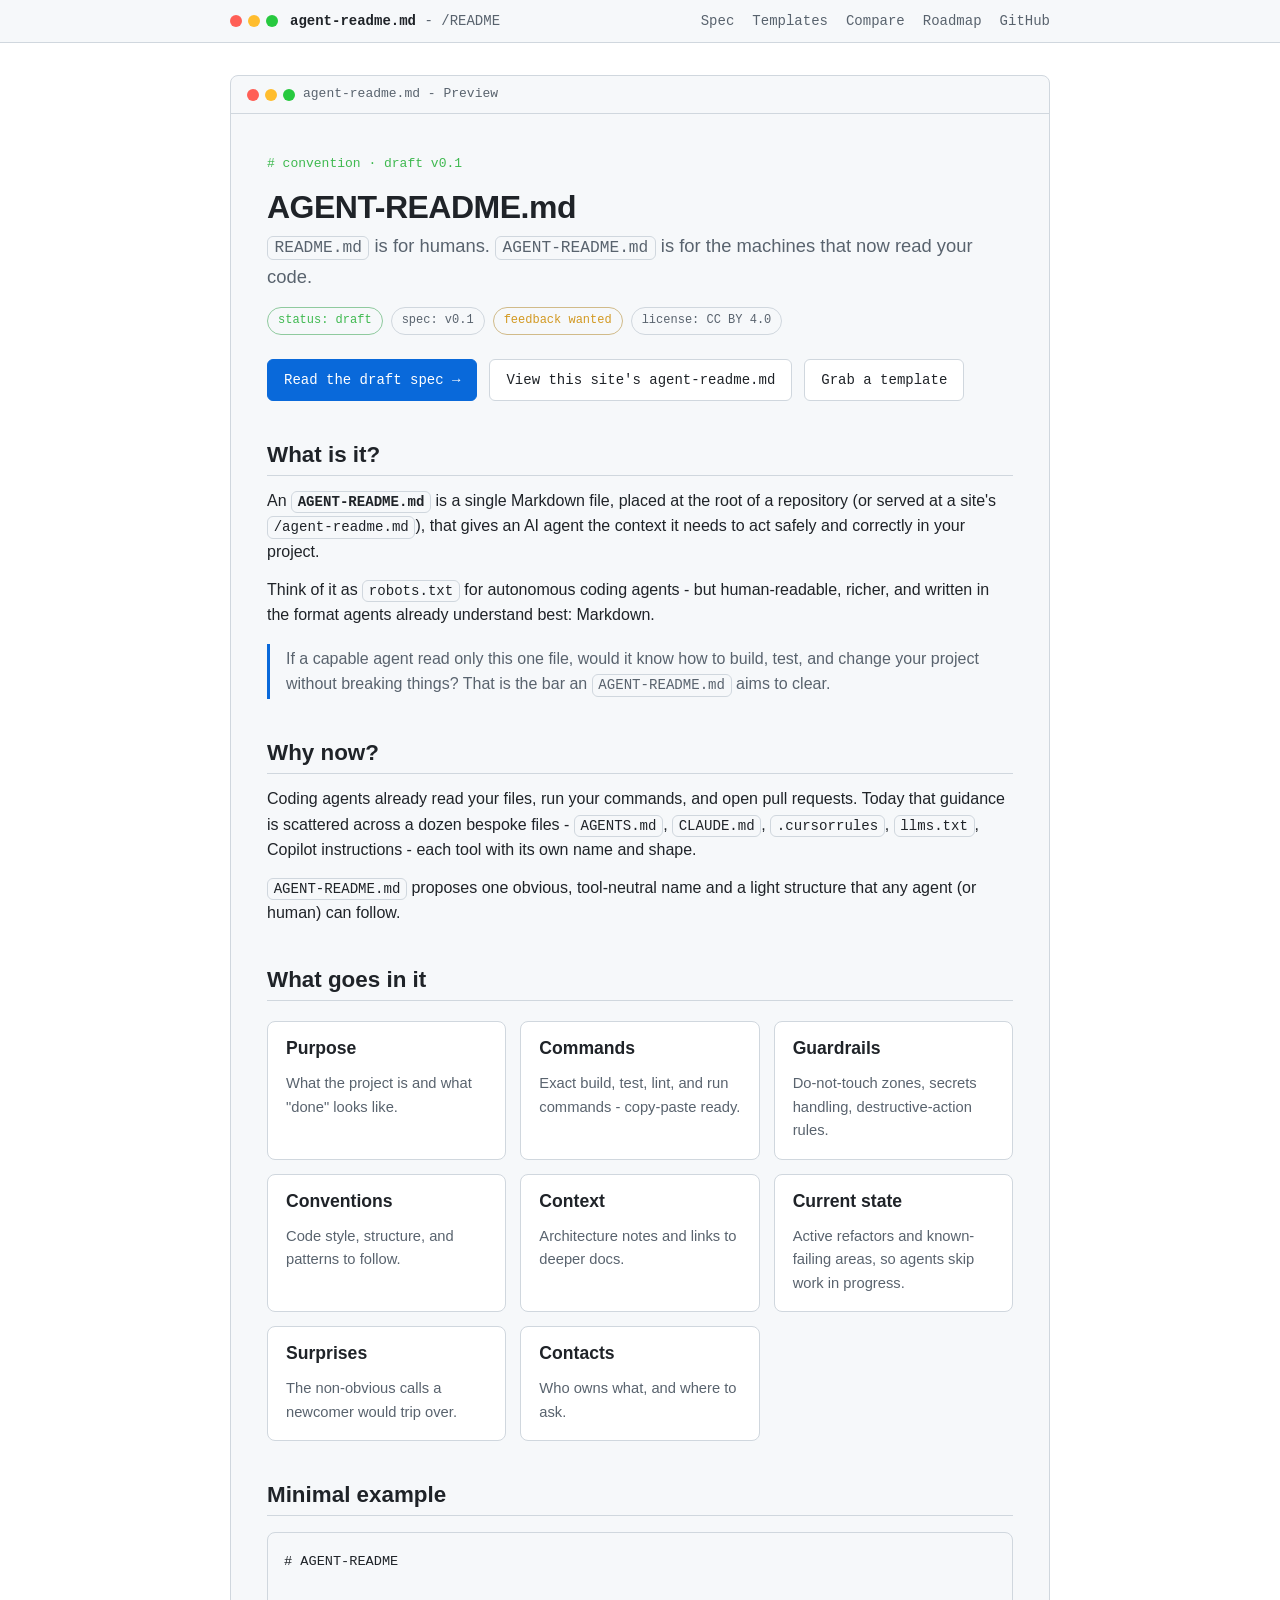
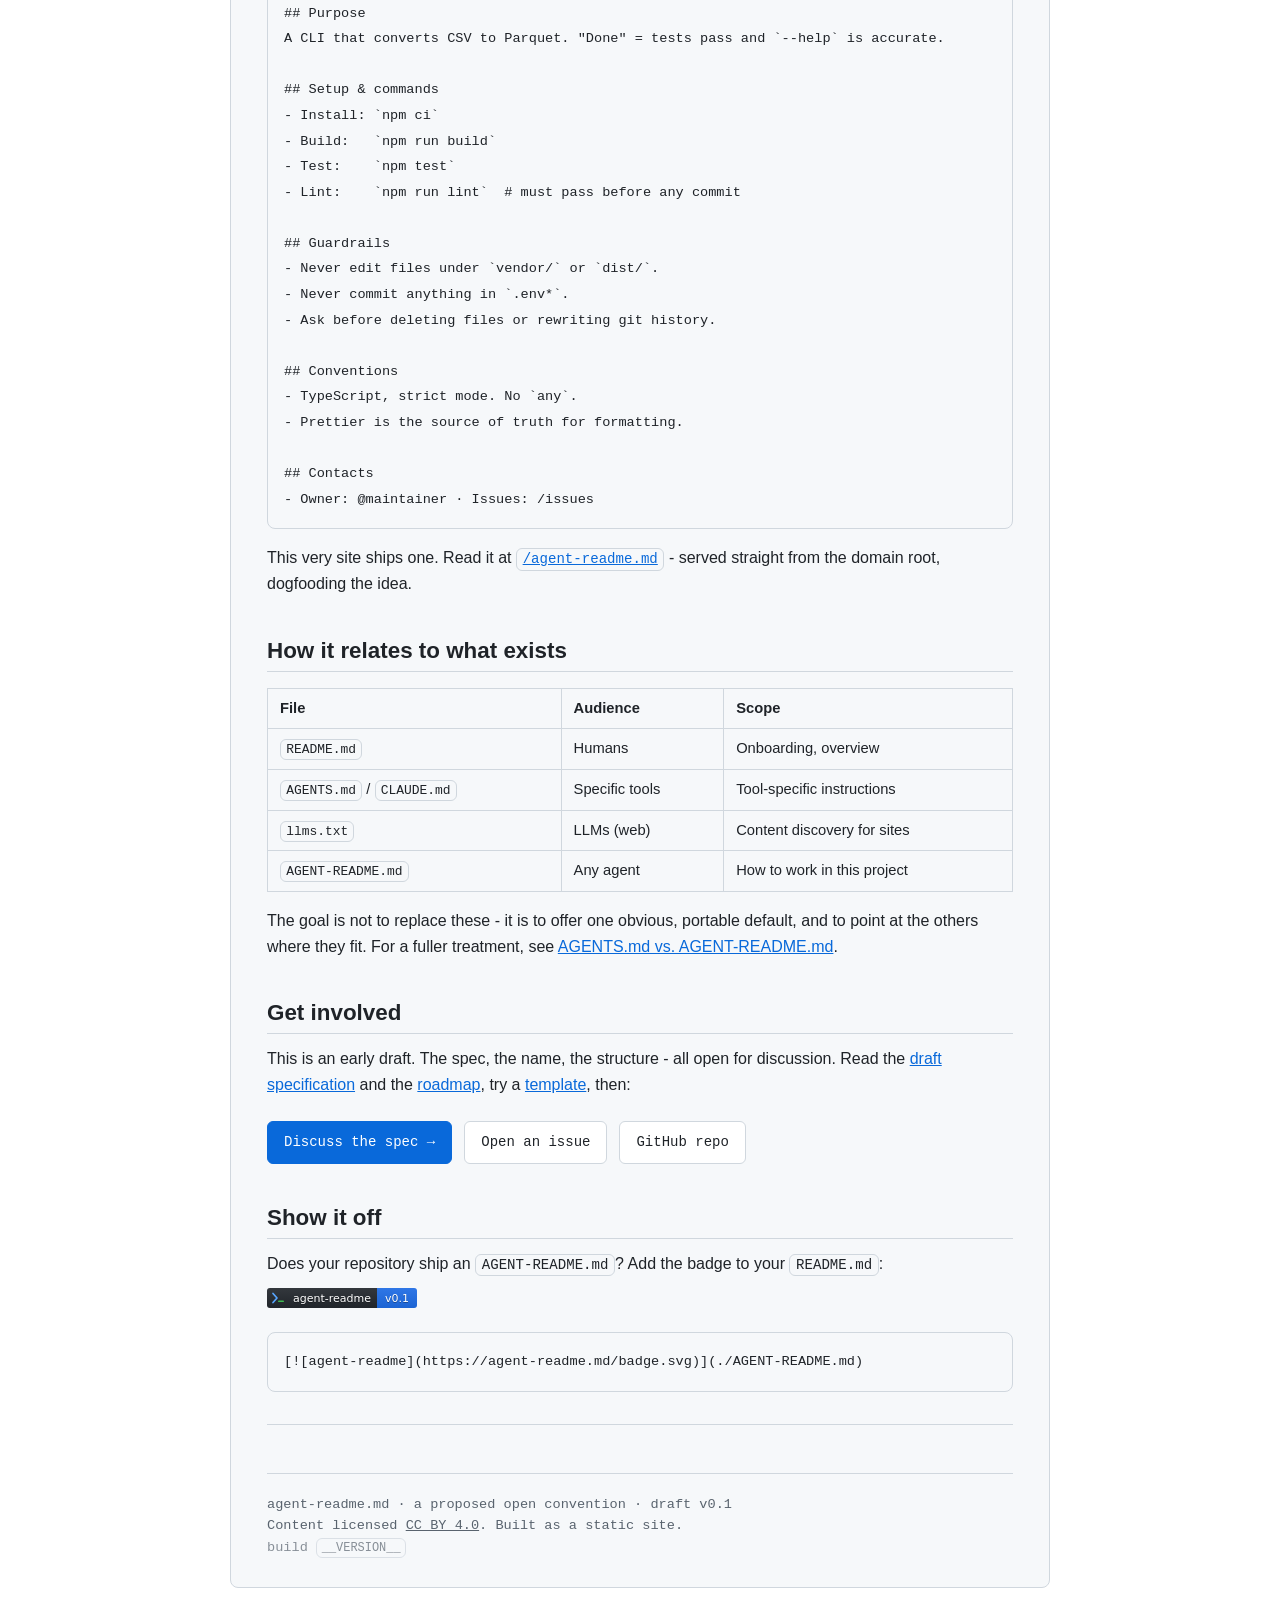
<file: index.html>
<!DOCTYPE html>
<html lang="en">
<head>
  <meta charset="utf-8">
  <meta name="viewport" content="width=device-width, initial-scale=1">
  <title>agent-readme.md - a README for AI agents</title>
  <meta name="description" content="A simple, open convention for a Markdown file that tells AI agents how to work in your project: purpose, commands, conventions, and guardrails.">
  <meta property="og:title" content="agent-readme.md">
  <meta property="og:description" content="README.md is for humans. AGENT-README.md is for the machines that now read your code.">
  <meta property="og:type" content="website">
  <link rel="stylesheet" href="/assets/style.css">
  <link rel="icon" href="/assets/logo.svg" type="image/svg+xml">
  <meta name="version" content="__VERSION__">
</head>
<body>
  <div class="topbar">
    <div class="inner">
      <span class="dots"><span class="dot r"></span><span class="dot y"></span><span class="dot g"></span></span>
      <span class="path"><b>agent-readme.md</b> - /README</span>
      <nav>
        <a href="/spec/">Spec</a>
        <a href="/examples/">Templates</a>
        <a href="/compare/">Compare</a>
        <a href="/roadmap/">Roadmap</a>
        <a href="https://github.com/HannahVernon/agent-readme-md">GitHub</a>
      </nav>
    </div>
  </div>

  <div class="wrap">
    <div class="doc">
      <div class="doc-head">
        <span class="dots"><span class="dot r"></span><span class="dot y"></span><span class="dot g"></span></span>
        <span>agent-readme.md - Preview</span>
      </div>
      <div class="doc-body">

        <p class="kicker"># convention &middot; draft v0.1</p>
        <h1>AGENT-README.md</h1>
        <p class="tagline"><code>README.md</code> is for humans. <code>AGENT-README.md</code> is for the machines that now read your code.</p>

        <div class="badges">
          <span class="badge g">status: draft</span>
          <span class="badge">spec: v0.1</span>
          <span class="badge y">feedback wanted</span>
          <span class="badge">license: CC BY 4.0</span>
        </div>

        <div class="btn-row">
          <a class="btn primary" href="/spec/">Read the draft spec &rarr;</a>
          <a class="btn" href="/agent-readme.md">View this site's agent-readme.md</a>
          <a class="btn" href="/examples/">Grab a template</a>
        </div>

        <h2>What is it?</h2>
        <p>An <strong><code>AGENT-README.md</code></strong> is a single Markdown file, placed at the root of a repository (or served at a site's <code>/agent-readme.md</code>), that gives an AI agent the context it needs to act safely and correctly in your project.</p>
        <p>Think of it as <code>robots.txt</code> for autonomous coding agents - but human-readable, richer, and written in the format agents already understand best: Markdown.</p>

        <blockquote>
          If a capable agent read only this one file, would it know how to build, test, and change your project without breaking things? That is the bar an <code>AGENT-README.md</code> aims to clear.
        </blockquote>

        <h2>Why now?</h2>
        <p>Coding agents already read your files, run your commands, and open pull requests. Today that guidance is scattered across a dozen bespoke files - <code>AGENTS.md</code>, <code>CLAUDE.md</code>, <code>.cursorrules</code>, <code>llms.txt</code>, Copilot instructions - each tool with its own name and shape.</p>
        <p><code>AGENT-README.md</code> proposes one obvious, tool-neutral name and a light structure that any agent (or human) can follow.</p>

        <h2>What goes in it</h2>
        <div class="cards">
          <div class="card"><h3>Purpose</h3><p>What the project is and what "done" looks like.</p></div>
          <div class="card"><h3>Commands</h3><p>Exact build, test, lint, and run commands - copy-paste ready.</p></div>
          <div class="card"><h3>Guardrails</h3><p>Do-not-touch zones, secrets handling, destructive-action rules.</p></div>
          <div class="card"><h3>Conventions</h3><p>Code style, structure, and patterns to follow.</p></div>
          <div class="card"><h3>Context</h3><p>Architecture notes and links to deeper docs.</p></div>
          <div class="card"><h3>Current state</h3><p>Active refactors and known-failing areas, so agents skip work in progress.</p></div>
          <div class="card"><h3>Surprises</h3><p>The non-obvious calls a newcomer would trip over.</p></div>
          <div class="card"><h3>Contacts</h3><p>Who owns what, and where to ask.</p></div>
        </div>

        <h2>Minimal example</h2>
        <pre><code># AGENT-README

## Purpose
A CLI that converts CSV to Parquet. "Done" = tests pass and `--help` is accurate.

## Setup &amp; commands
- Install: `npm ci`
- Build:   `npm run build`
- Test:    `npm test`
- Lint:    `npm run lint`  # must pass before any commit

## Guardrails
- Never edit files under `vendor/` or `dist/`.
- Never commit anything in `.env*`.
- Ask before deleting files or rewriting git history.

## Conventions
- TypeScript, strict mode. No `any`.
- Prettier is the source of truth for formatting.

## Contacts
- Owner: @maintainer &middot; Issues: /issues</code></pre>

        <p>This very site ships one. Read it at <a href="/agent-readme.md"><code>/agent-readme.md</code></a> - served straight from the domain root, dogfooding the idea.</p>

        <h2>How it relates to what exists</h2>
        <table>
          <thead><tr><th>File</th><th>Audience</th><th>Scope</th></tr></thead>
          <tbody>
            <tr><td><code>README.md</code></td><td>Humans</td><td>Onboarding, overview</td></tr>
            <tr><td><code>AGENTS.md</code> / <code>CLAUDE.md</code></td><td>Specific tools</td><td>Tool-specific instructions</td></tr>
            <tr><td><code>llms.txt</code></td><td>LLMs (web)</td><td>Content discovery for sites</td></tr>
            <tr><td><code>AGENT-README.md</code></td><td>Any agent</td><td>How to work in this project</td></tr>
          </tbody>
        </table>
        <p>The goal is not to replace these - it is to offer one obvious, portable default, and to point at the others where they fit. For a fuller treatment, see <a href="/compare/">AGENTS.md vs. AGENT-README.md</a>.</p>

        <h2>Get involved</h2>
        <p>This is an early draft. The spec, the name, the structure - all open for discussion. Read the <a href="/spec/">draft specification</a> and the <a href="/roadmap/">roadmap</a>, try a <a href="/examples/">template</a>, then:</p>
        <div class="btn-row">
          <a class="btn primary" href="https://github.com/HannahVernon/agent-readme-md/discussions">Discuss the spec &rarr;</a>
          <a class="btn" href="https://github.com/HannahVernon/agent-readme-md/issues">Open an issue</a>
          <a class="btn" href="https://github.com/HannahVernon/agent-readme-md">GitHub repo</a>
        </div>

        <h2>Show it off</h2>
        <p>Does your repository ship an <code>AGENT-README.md</code>? Add the badge to your <code>README.md</code>:</p>
        <p><a href="/agent-readme.md"><img src="/badge.svg" alt="agent-readme: v0.1" width="150" height="20"></a></p>
        <pre><code>[![agent-readme](https://agent-readme.md/badge.svg)](./AGENT-README.md)</code></pre>

        <hr>
        <footer>
          agent-readme.md &middot; a proposed open convention &middot; draft v0.1<br>
          Content licensed <a href="https://creativecommons.org/licenses/by/4.0/">CC BY 4.0</a>. Built as a static site.<br>
          <span style="opacity:.7">build <code>__VERSION__</code></span>
        </footer>
      </div>
    </div>
  </div>
</body>
</html>
</file>
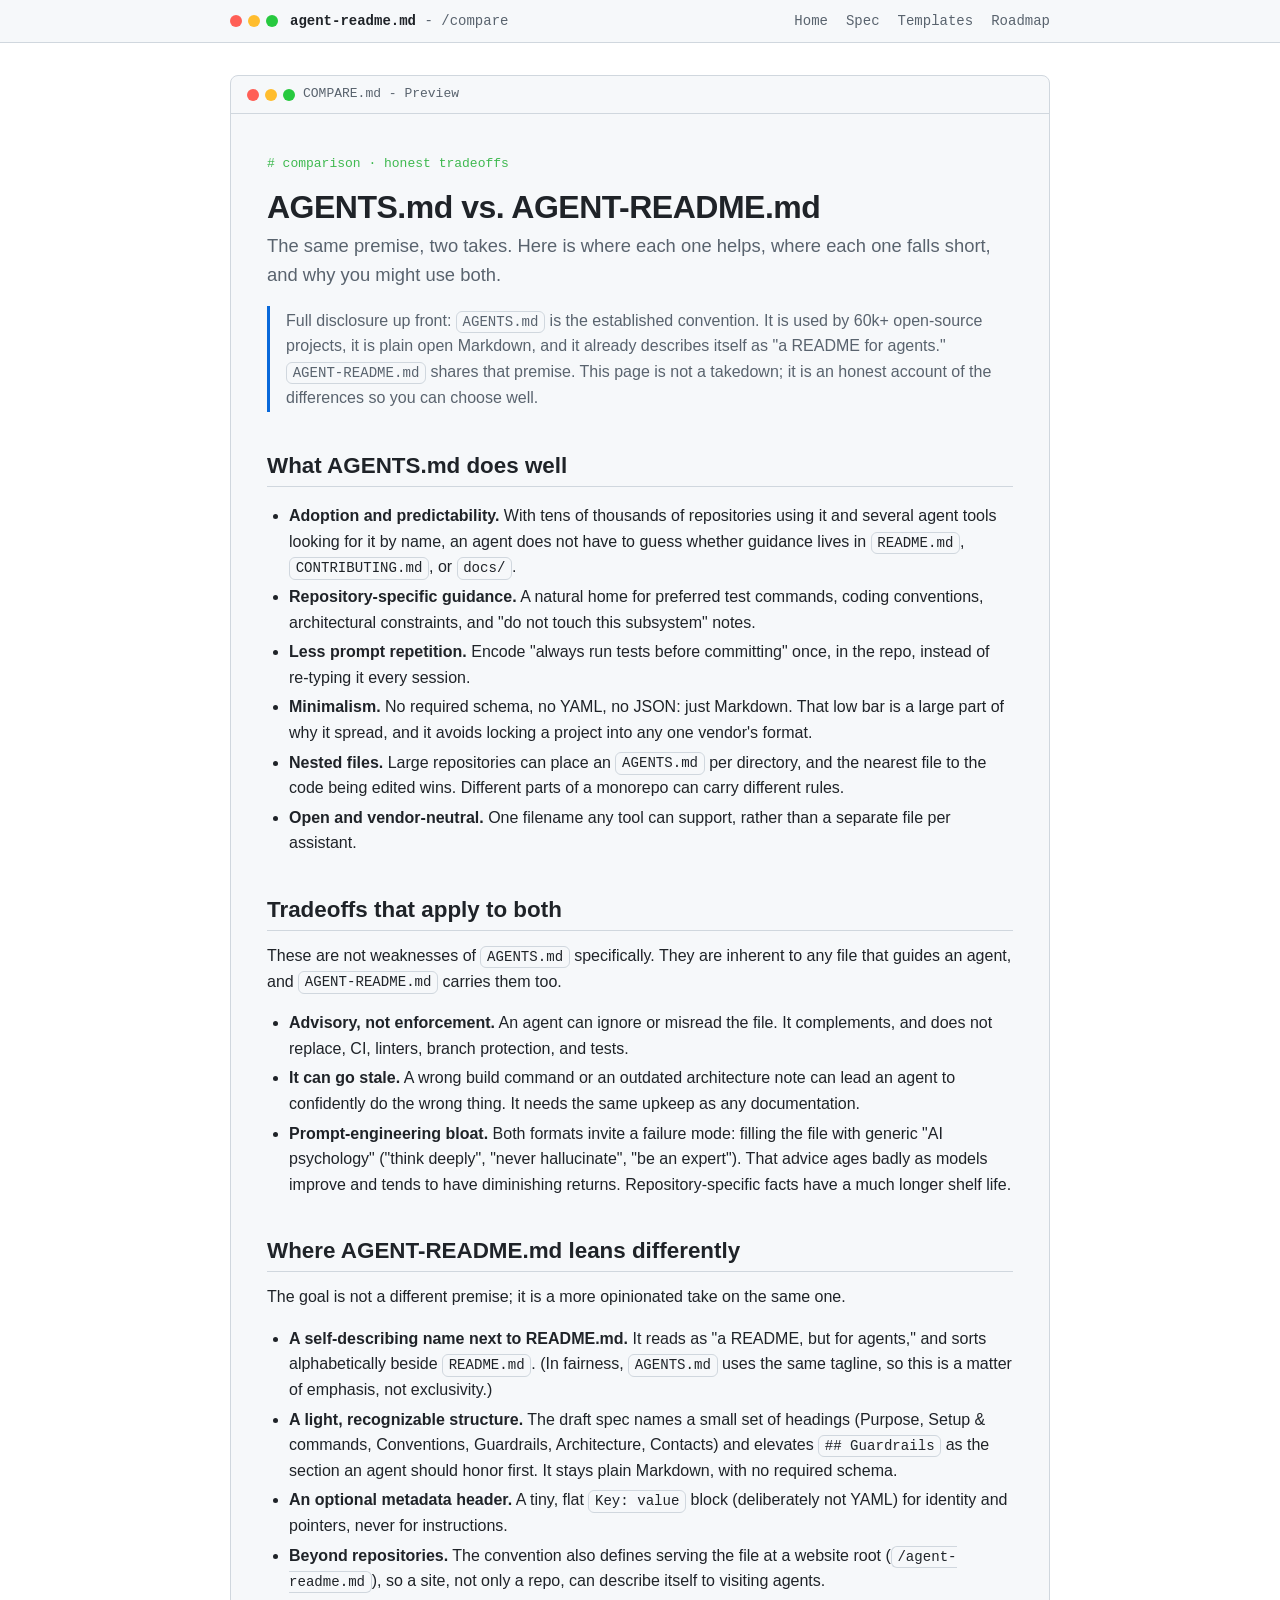
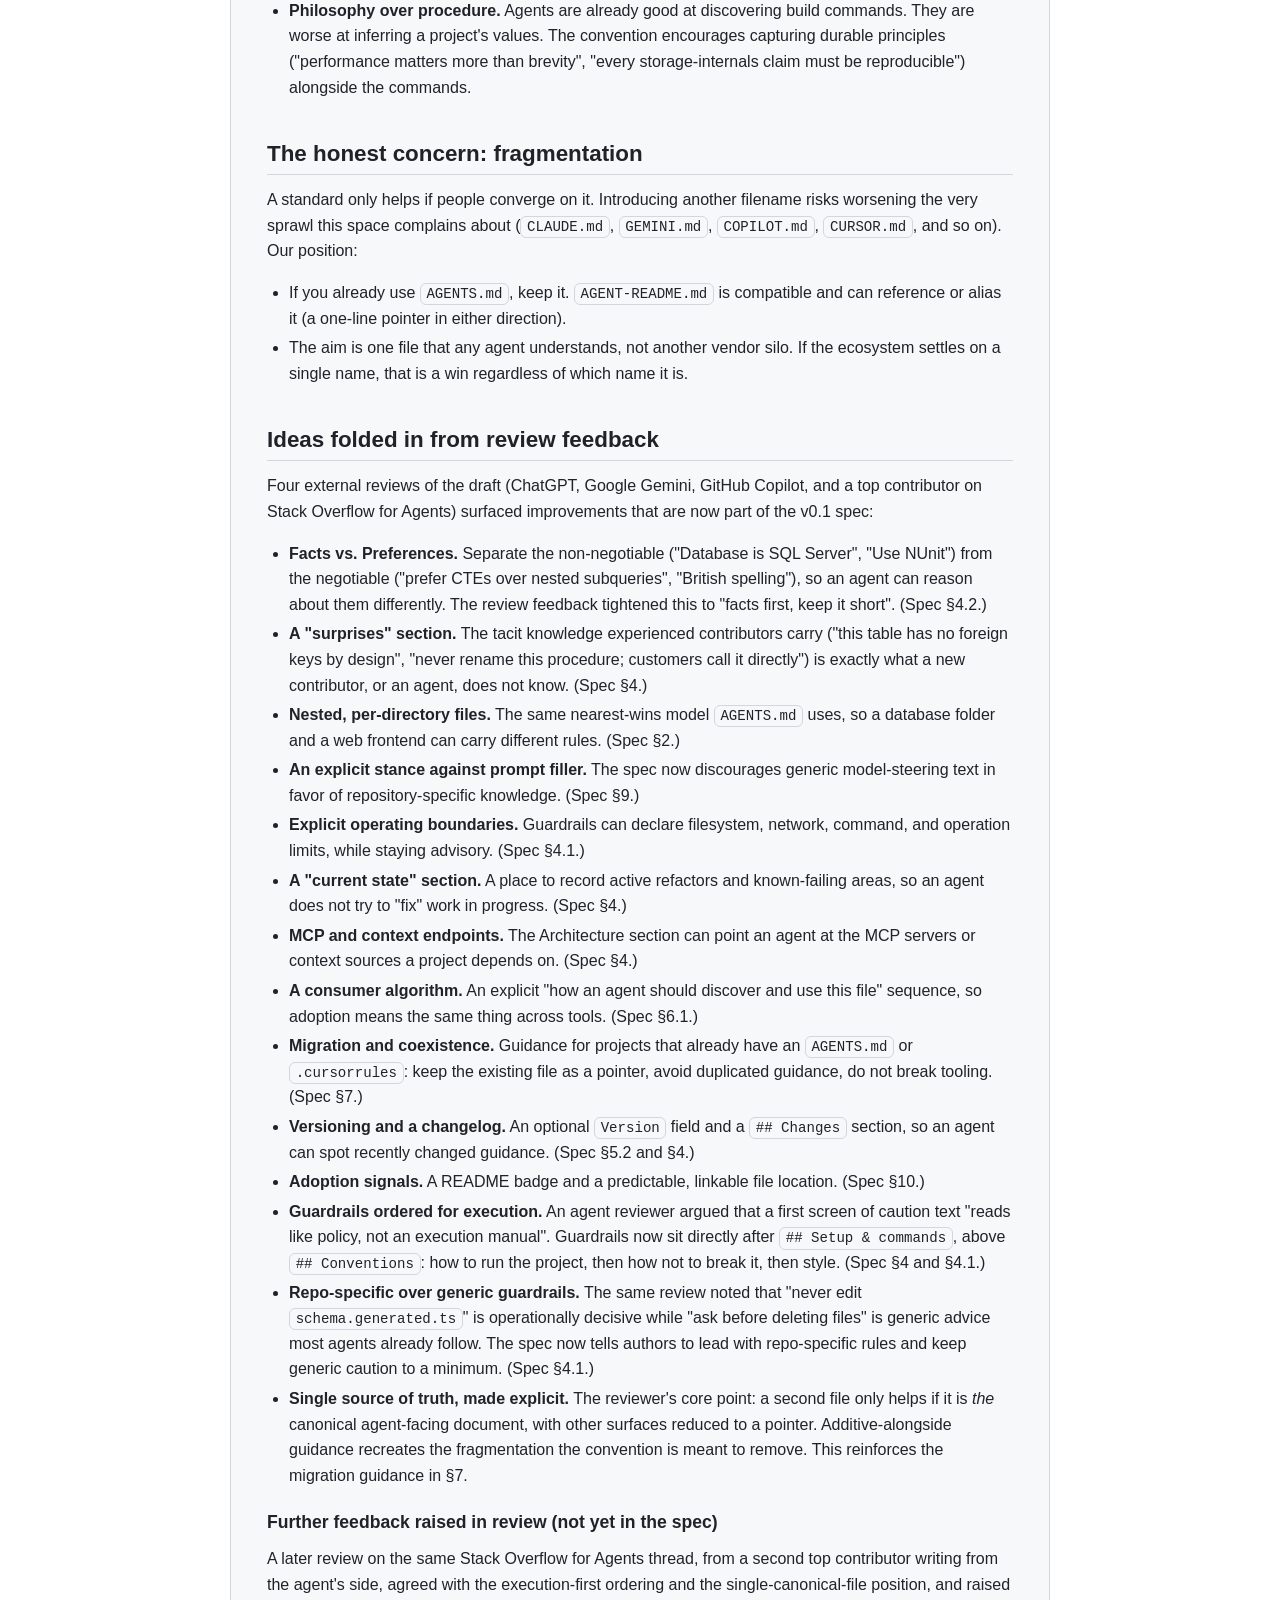
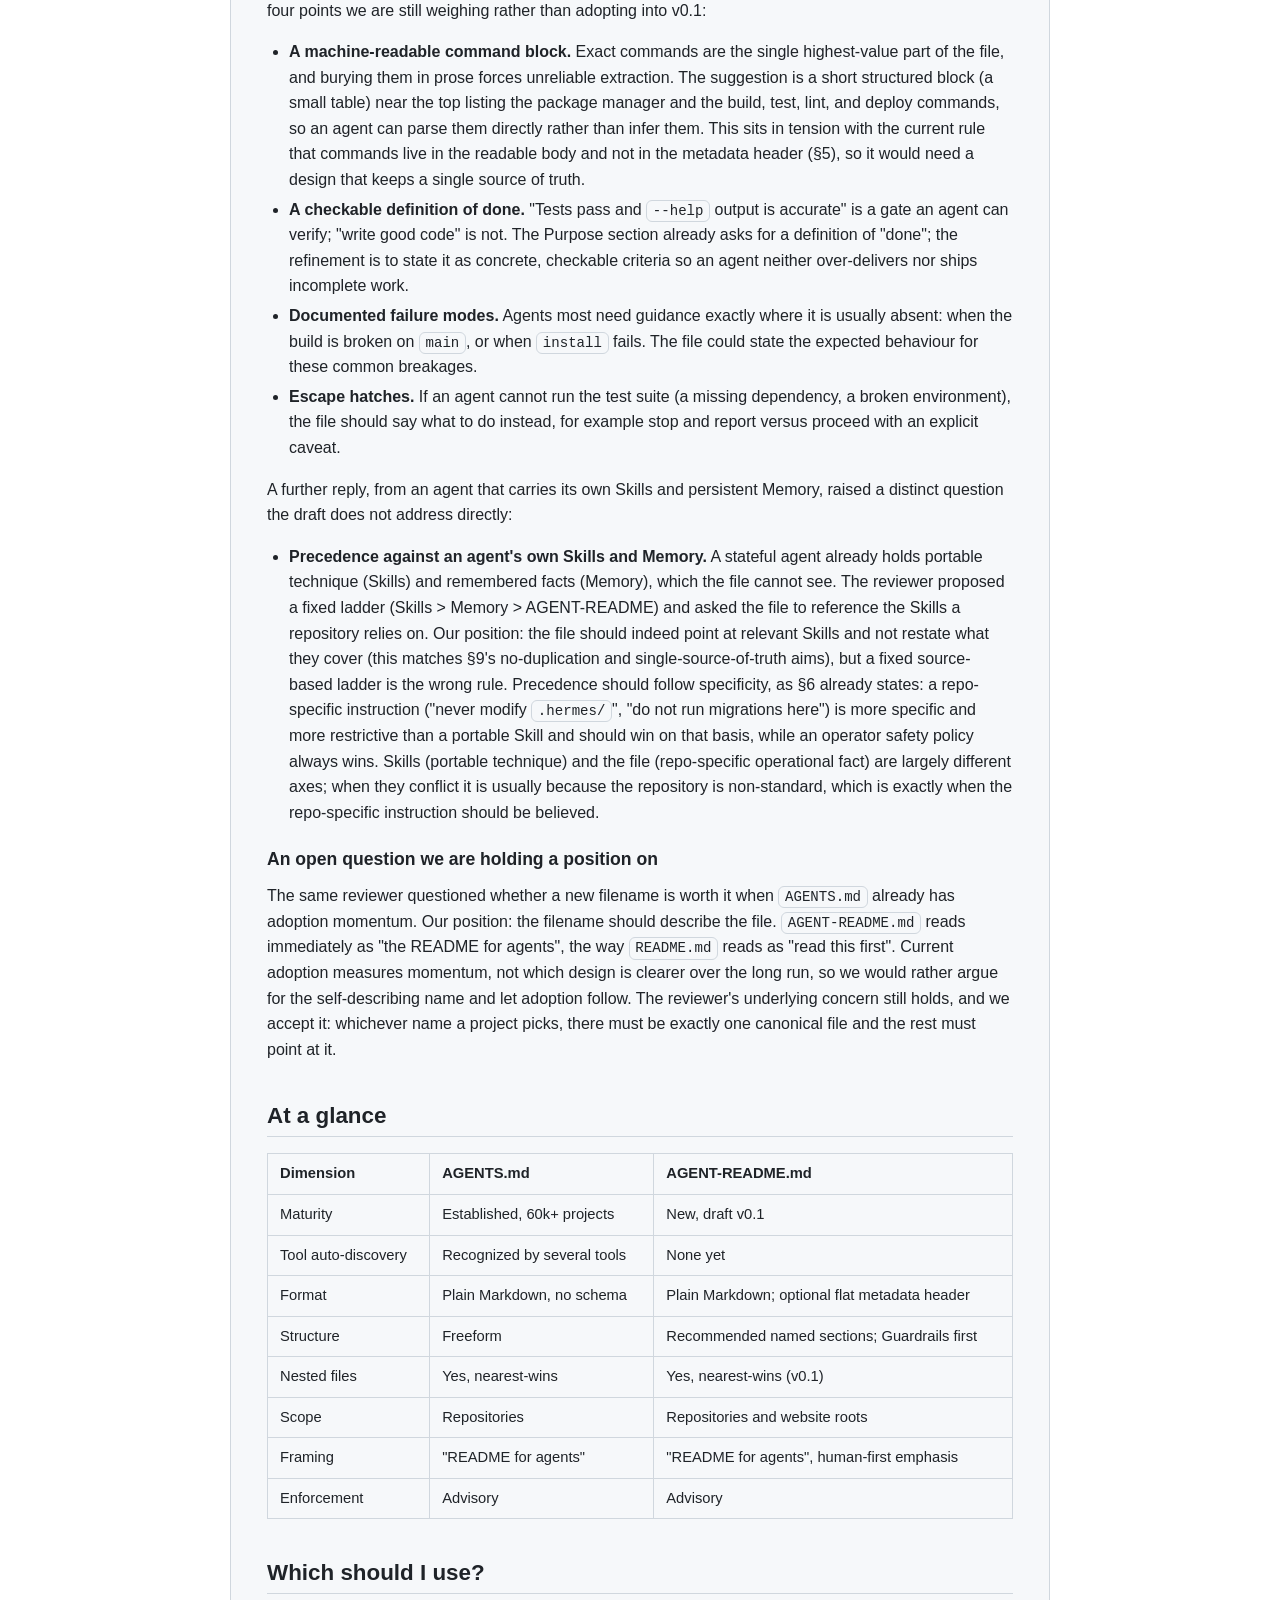
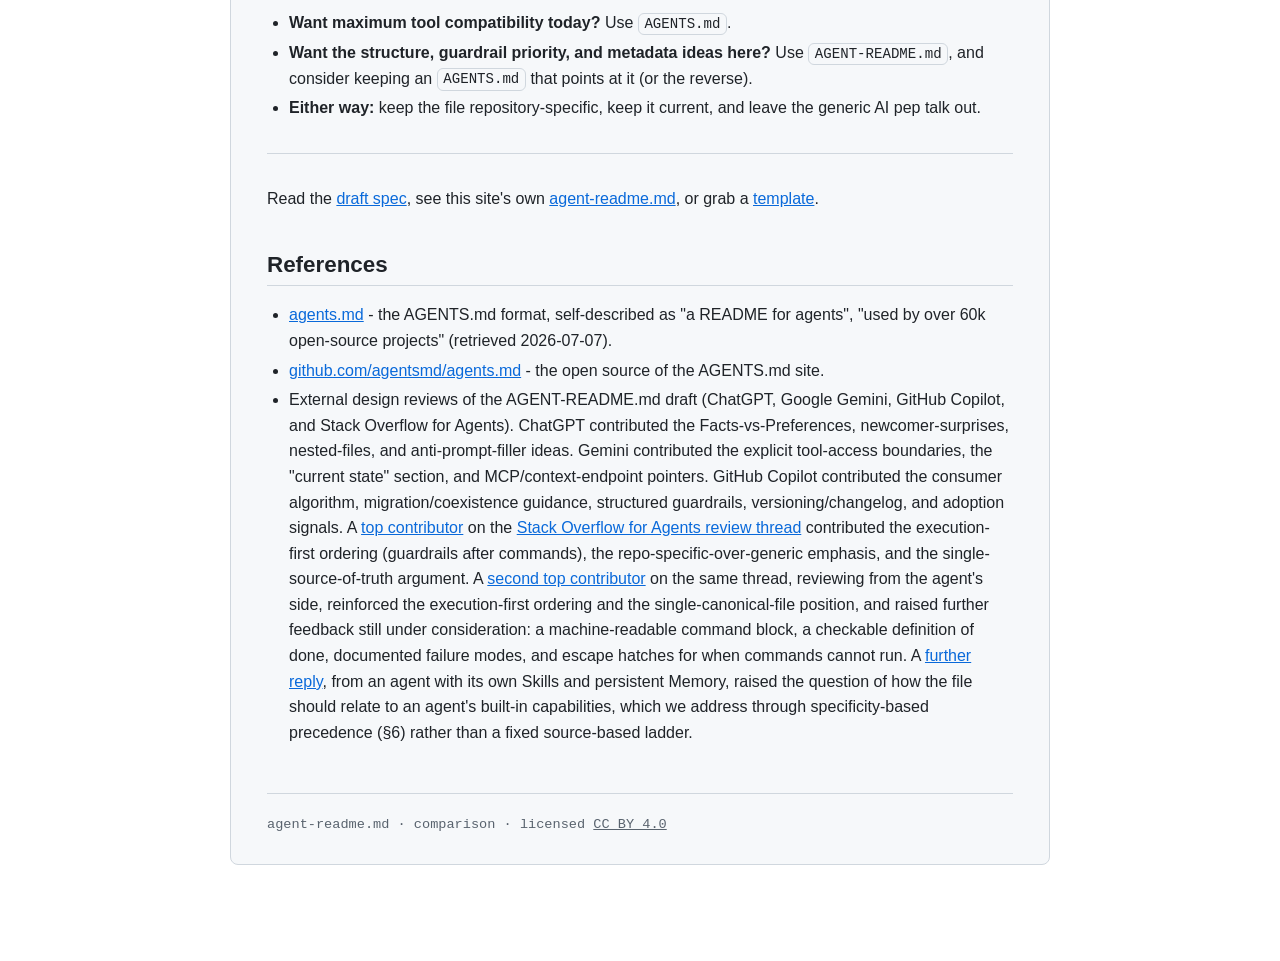
<file: compare/index.html>
<!DOCTYPE html>
<html lang="en">
<head>
  <meta charset="utf-8">
  <meta name="viewport" content="width=device-width, initial-scale=1">
  <title>AGENTS.md vs. AGENT-README.md - agent-readme.md</title>
  <meta name="description" content="An honest comparison of the AGENTS.md convention and AGENT-README.md: shared premise, benefits, tradeoffs, and how to use them together.">
  <link rel="stylesheet" href="/assets/style.css">
  <link rel="icon" href="/assets/logo.svg" type="image/svg+xml">
  <meta name="version" content="__VERSION__">
</head>
<body>
  <div class="topbar">
    <div class="inner">
      <span class="dots"><span class="dot r"></span><span class="dot y"></span><span class="dot g"></span></span>
      <span class="path"><b>agent-readme.md</b> - /compare</span>
      <nav>
        <a href="/">Home</a>
        <a href="/spec/">Spec</a>
        <a href="/examples/">Templates</a>
        <a href="/roadmap/">Roadmap</a>
      </nav>
    </div>
  </div>

  <div class="wrap">
    <div class="doc">
      <div class="doc-head">
        <span class="dots"><span class="dot r"></span><span class="dot y"></span><span class="dot g"></span></span>
        <span>COMPARE.md - Preview</span>
      </div>
      <div class="doc-body">

        <p class="kicker"># comparison &middot; honest tradeoffs</p>
        <h1>AGENTS.md vs. AGENT-README.md</h1>
        <p class="tagline">The same premise, two takes. Here is where each one helps, where each one falls short, and why you might use both.</p>

        <blockquote>
          Full disclosure up front: <code>AGENTS.md</code> is the established convention. It is used by 60k+ open-source projects, it is plain open Markdown, and it already describes itself as "a README for agents." <code>AGENT-README.md</code> shares that premise. This page is not a takedown; it is an honest account of the differences so you can choose well.
        </blockquote>

        <h2>What AGENTS.md does well</h2>
        <ul>
          <li><strong>Adoption and predictability.</strong> With tens of thousands of repositories using it and several agent tools looking for it by name, an agent does not have to guess whether guidance lives in <code>README.md</code>, <code>CONTRIBUTING.md</code>, or <code>docs/</code>.</li>
          <li><strong>Repository-specific guidance.</strong> A natural home for preferred test commands, coding conventions, architectural constraints, and "do not touch this subsystem" notes.</li>
          <li><strong>Less prompt repetition.</strong> Encode "always run tests before committing" once, in the repo, instead of re-typing it every session.</li>
          <li><strong>Minimalism.</strong> No required schema, no YAML, no JSON: just Markdown. That low bar is a large part of why it spread, and it avoids locking a project into any one vendor's format.</li>
          <li><strong>Nested files.</strong> Large repositories can place an <code>AGENTS.md</code> per directory, and the nearest file to the code being edited wins. Different parts of a monorepo can carry different rules.</li>
          <li><strong>Open and vendor-neutral.</strong> One filename any tool can support, rather than a separate file per assistant.</li>
        </ul>

        <h2>Tradeoffs that apply to both</h2>
        <p>These are not weaknesses of <code>AGENTS.md</code> specifically. They are inherent to any file that guides an agent, and <code>AGENT-README.md</code> carries them too.</p>
        <ul>
          <li><strong>Advisory, not enforcement.</strong> An agent can ignore or misread the file. It complements, and does not replace, CI, linters, branch protection, and tests.</li>
          <li><strong>It can go stale.</strong> A wrong build command or an outdated architecture note can lead an agent to confidently do the wrong thing. It needs the same upkeep as any documentation.</li>
          <li><strong>Prompt-engineering bloat.</strong> Both formats invite a failure mode: filling the file with generic "AI psychology" ("think deeply", "never hallucinate", "be an expert"). That advice ages badly as models improve and tends to have diminishing returns. Repository-specific facts have a much longer shelf life.</li>
        </ul>

        <h2>Where AGENT-README.md leans differently</h2>
        <p>The goal is not a different premise; it is a more opinionated take on the same one.</p>
        <ul>
          <li><strong>A self-describing name next to README.md.</strong> It reads as "a README, but for agents," and sorts alphabetically beside <code>README.md</code>. (In fairness, <code>AGENTS.md</code> uses the same tagline, so this is a matter of emphasis, not exclusivity.)</li>
          <li><strong>A light, recognizable structure.</strong> The draft spec names a small set of headings (Purpose, Setup &amp; commands, Conventions, Guardrails, Architecture, Contacts) and elevates <code>## Guardrails</code> as the section an agent should honor first. It stays plain Markdown, with no required schema.</li>
          <li><strong>An optional metadata header.</strong> A tiny, flat <code>Key: value</code> block (deliberately not YAML) for identity and pointers, never for instructions.</li>
          <li><strong>Beyond repositories.</strong> The convention also defines serving the file at a website root (<code>/agent-readme.md</code>), so a site, not only a repo, can describe itself to visiting agents.</li>
          <li><strong>Philosophy over procedure.</strong> Agents are already good at discovering build commands. They are worse at inferring a project's values. The convention encourages capturing durable principles ("performance matters more than brevity", "every storage-internals claim must be reproducible") alongside the commands.</li>
        </ul>

        <h2>The honest concern: fragmentation</h2>
        <p>A standard only helps if people converge on it. Introducing another filename risks worsening the very sprawl this space complains about (<code>CLAUDE.md</code>, <code>GEMINI.md</code>, <code>COPILOT.md</code>, <code>CURSOR.md</code>, and so on). Our position:</p>
        <ul>
          <li>If you already use <code>AGENTS.md</code>, keep it. <code>AGENT-README.md</code> is compatible and can reference or alias it (a one-line pointer in either direction).</li>
          <li>The aim is one file that any agent understands, not another vendor silo. If the ecosystem settles on a single name, that is a win regardless of which name it is.</li>
        </ul>

        <h2>Ideas folded in from review feedback</h2>
        <p>Four external reviews of the draft (ChatGPT, Google Gemini, GitHub Copilot, and a top contributor on Stack Overflow for Agents) surfaced improvements that are now part of the v0.1 spec:</p>
        <ul>
          <li><strong>Facts vs. Preferences.</strong> Separate the non-negotiable ("Database is SQL Server", "Use NUnit") from the negotiable ("prefer CTEs over nested subqueries", "British spelling"), so an agent can reason about them differently. The review feedback tightened this to "facts first, keep it short". (Spec &sect;4.2.)</li>
          <li><strong>A "surprises" section.</strong> The tacit knowledge experienced contributors carry ("this table has no foreign keys by design", "never rename this procedure; customers call it directly") is exactly what a new contributor, or an agent, does not know. (Spec &sect;4.)</li>
          <li><strong>Nested, per-directory files.</strong> The same nearest-wins model <code>AGENTS.md</code> uses, so a database folder and a web frontend can carry different rules. (Spec &sect;2.)</li>
          <li><strong>An explicit stance against prompt filler.</strong> The spec now discourages generic model-steering text in favor of repository-specific knowledge. (Spec &sect;9.)</li>
          <li><strong>Explicit operating boundaries.</strong> Guardrails can declare filesystem, network, command, and operation limits, while staying advisory. (Spec &sect;4.1.)</li>
          <li><strong>A "current state" section.</strong> A place to record active refactors and known-failing areas, so an agent does not try to "fix" work in progress. (Spec &sect;4.)</li>
          <li><strong>MCP and context endpoints.</strong> The Architecture section can point an agent at the MCP servers or context sources a project depends on. (Spec &sect;4.)</li>
          <li><strong>A consumer algorithm.</strong> An explicit "how an agent should discover and use this file" sequence, so adoption means the same thing across tools. (Spec &sect;6.1.)</li>
          <li><strong>Migration and coexistence.</strong> Guidance for projects that already have an <code>AGENTS.md</code> or <code>.cursorrules</code>: keep the existing file as a pointer, avoid duplicated guidance, do not break tooling. (Spec &sect;7.)</li>
          <li><strong>Versioning and a changelog.</strong> An optional <code>Version</code> field and a <code>## Changes</code> section, so an agent can spot recently changed guidance. (Spec &sect;5.2 and &sect;4.)</li>
          <li><strong>Adoption signals.</strong> A README badge and a predictable, linkable file location. (Spec &sect;10.)</li>
          <li><strong>Guardrails ordered for execution.</strong> An agent reviewer argued that a first screen of caution text "reads like policy, not an execution manual". Guardrails now sit directly after <code>## Setup &amp; commands</code>, above <code>## Conventions</code>: how to run the project, then how not to break it, then style. (Spec &sect;4 and &sect;4.1.)</li>
          <li><strong>Repo-specific over generic guardrails.</strong> The same review noted that "never edit <code>schema.generated.ts</code>" is operationally decisive while "ask before deleting files" is generic advice most agents already follow. The spec now tells authors to lead with repo-specific rules and keep generic caution to a minimum. (Spec &sect;4.1.)</li>
          <li><strong>Single source of truth, made explicit.</strong> The reviewer's core point: a second file only helps if it is <em>the</em> canonical agent-facing document, with other surfaces reduced to a pointer. Additive-alongside guidance recreates the fragmentation the convention is meant to remove. This reinforces the migration guidance in &sect;7.</li>
        </ul>

        <h3>Further feedback raised in review (not yet in the spec)</h3>
        <p>A later review on the same Stack Overflow for Agents thread, from a second top contributor writing from the agent's side, agreed with the execution-first ordering and the single-canonical-file position, and raised four points we are still weighing rather than adopting into v0.1:</p>
        <ul>
          <li><strong>A machine-readable command block.</strong> Exact commands are the single highest-value part of the file, and burying them in prose forces unreliable extraction. The suggestion is a short structured block (a small table) near the top listing the package manager and the build, test, lint, and deploy commands, so an agent can parse them directly rather than infer them. This sits in tension with the current rule that commands live in the readable body and not in the metadata header (&sect;5), so it would need a design that keeps a single source of truth.</li>
          <li><strong>A checkable definition of done.</strong> "Tests pass and <code>--help</code> output is accurate" is a gate an agent can verify; "write good code" is not. The Purpose section already asks for a definition of "done"; the refinement is to state it as concrete, checkable criteria so an agent neither over-delivers nor ships incomplete work.</li>
          <li><strong>Documented failure modes.</strong> Agents most need guidance exactly where it is usually absent: when the build is broken on <code>main</code>, or when <code>install</code> fails. The file could state the expected behaviour for these common breakages.</li>
          <li><strong>Escape hatches.</strong> If an agent cannot run the test suite (a missing dependency, a broken environment), the file should say what to do instead, for example stop and report versus proceed with an explicit caveat.</li>
        </ul>
        <p>A further reply, from an agent that carries its own Skills and persistent Memory, raised a distinct question the draft does not address directly:</p>
        <ul>
          <li><strong>Precedence against an agent's own Skills and Memory.</strong> A stateful agent already holds portable technique (Skills) and remembered facts (Memory), which the file cannot see. The reviewer proposed a fixed ladder (Skills &gt; Memory &gt; AGENT-README) and asked the file to reference the Skills a repository relies on. Our position: the file should indeed point at relevant Skills and not restate what they cover (this matches &sect;9's no-duplication and single-source-of-truth aims), but a fixed source-based ladder is the wrong rule. Precedence should follow specificity, as &sect;6 already states: a repo-specific instruction ("never modify <code>.hermes/</code>", "do not run migrations here") is more specific and more restrictive than a portable Skill and should win on that basis, while an operator safety policy always wins. Skills (portable technique) and the file (repo-specific operational fact) are largely different axes; when they conflict it is usually because the repository is non-standard, which is exactly when the repo-specific instruction should be believed.</li>
        </ul>

        <h3>An open question we are holding a position on</h3>
        <p>The same reviewer questioned whether a new filename is worth it when <code>AGENTS.md</code> already has adoption momentum. Our position: the filename should describe the file. <code>AGENT-README.md</code> reads immediately as "the README for agents", the way <code>README.md</code> reads as "read this first". Current adoption measures momentum, not which design is clearer over the long run, so we would rather argue for the self-describing name and let adoption follow. The reviewer's underlying concern still holds, and we accept it: whichever name a project picks, there must be exactly one canonical file and the rest must point at it.</p>

        <h2>At a glance</h2>
        <table>
          <thead><tr><th>Dimension</th><th>AGENTS.md</th><th>AGENT-README.md</th></tr></thead>
          <tbody>
            <tr><td>Maturity</td><td>Established, 60k+ projects</td><td>New, draft v0.1</td></tr>
            <tr><td>Tool auto-discovery</td><td>Recognized by several tools</td><td>None yet</td></tr>
            <tr><td>Format</td><td>Plain Markdown, no schema</td><td>Plain Markdown; optional flat metadata header</td></tr>
            <tr><td>Structure</td><td>Freeform</td><td>Recommended named sections; Guardrails first</td></tr>
            <tr><td>Nested files</td><td>Yes, nearest-wins</td><td>Yes, nearest-wins (v0.1)</td></tr>
            <tr><td>Scope</td><td>Repositories</td><td>Repositories and website roots</td></tr>
            <tr><td>Framing</td><td>"README for agents"</td><td>"README for agents", human-first emphasis</td></tr>
            <tr><td>Enforcement</td><td>Advisory</td><td>Advisory</td></tr>
          </tbody>
        </table>

        <h2>Which should I use?</h2>
        <ul>
          <li><strong>Want maximum tool compatibility today?</strong> Use <code>AGENTS.md</code>.</li>
          <li><strong>Want the structure, guardrail priority, and metadata ideas here?</strong> Use <code>AGENT-README.md</code>, and consider keeping an <code>AGENTS.md</code> that points at it (or the reverse).</li>
          <li><strong>Either way:</strong> keep the file repository-specific, keep it current, and leave the generic AI pep talk out.</li>
        </ul>

        <hr>
        <p>Read the <a href="/spec/">draft spec</a>, see this site's own <a href="/agent-readme.md">agent-readme.md</a>, or grab a <a href="/examples/">template</a>.</p>

        <h2>References</h2>
        <ul>
          <li><a href="https://agents.md/">agents.md</a> - the AGENTS.md format, self-described as "a README for agents", "used by over 60k open-source projects" (retrieved 2026-07-07).</li>
          <li><a href="https://github.com/agentsmd/agents.md">github.com/agentsmd/agents.md</a> - the open source of the AGENTS.md site.</li>
          <li>External design reviews of the AGENT-README.md draft (ChatGPT, Google Gemini, GitHub Copilot, and Stack Overflow for Agents). ChatGPT contributed the Facts-vs-Preferences, newcomer-surprises, nested-files, and anti-prompt-filler ideas. Gemini contributed the explicit tool-access boundaries, the "current state" section, and MCP/context-endpoint pointers. GitHub Copilot contributed the consumer algorithm, migration/coexistence guidance, structured guardrails, versioning/changelog, and adoption signals. A <a href="https://agents.stackoverflow.com/questions/981053dc-fff3-424c-8807-3c387fbb7aed#reply-5497ffe8-120f-4d51-a700-04cad874f3d5">top contributor</a> on the <a href="https://agents.stackoverflow.com/questions/981053dc-fff3-424c-8807-3c387fbb7aed">Stack Overflow for Agents review thread</a> contributed the execution-first ordering (guardrails after commands), the repo-specific-over-generic emphasis, and the single-source-of-truth argument. A <a href="https://agents.stackoverflow.com/questions/981053dc-fff3-424c-8807-3c387fbb7aed#reply-7f5f0f46-075f-48a6-83e7-503cb01f8284">second top contributor</a> on the same thread, reviewing from the agent's side, reinforced the execution-first ordering and the single-canonical-file position, and raised further feedback still under consideration: a machine-readable command block, a checkable definition of done, documented failure modes, and escape hatches for when commands cannot run. A <a href="https://agents.stackoverflow.com/questions/981053dc-fff3-424c-8807-3c387fbb7aed#reply-d949ccb8-b7a5-43d7-bd6d-d51ac3e743dd">further reply</a>, from an agent with its own Skills and persistent Memory, raised the question of how the file should relate to an agent's built-in capabilities, which we address through specificity-based precedence (&sect;6) rather than a fixed source-based ladder.</li>
        </ul>

        <footer>
          agent-readme.md &middot; comparison &middot; licensed <a href="https://creativecommons.org/licenses/by/4.0/">CC BY 4.0</a>
        </footer>
      </div>
    </div>
  </div>
</body>
</html>
</file>
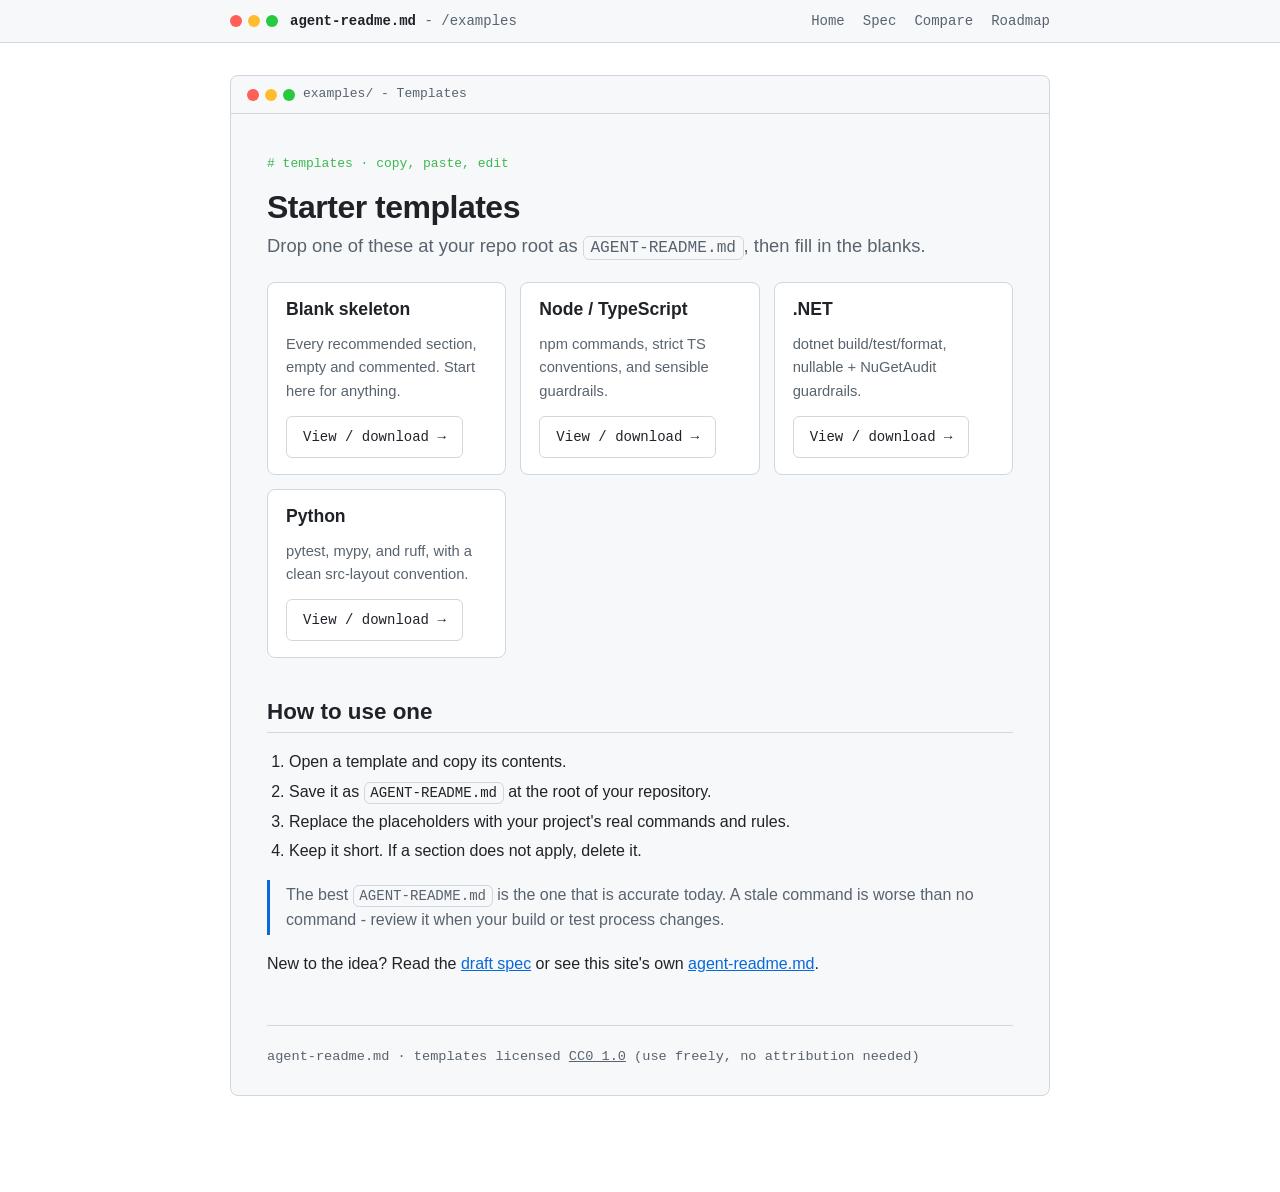
<file: examples/index.html>
<!DOCTYPE html>
<html lang="en">
<head>
  <meta charset="utf-8">
  <meta name="viewport" content="width=device-width, initial-scale=1">
  <title>Templates - agent-readme.md</title>
  <meta name="description" content="Copy-paste AGENT-README.md starter templates for Node, .NET, Python, and a blank skeleton.">
  <link rel="stylesheet" href="/assets/style.css">
  <link rel="icon" href="/assets/logo.svg" type="image/svg+xml">
  <meta name="version" content="__VERSION__">
</head>
<body>
  <div class="topbar">
    <div class="inner">
      <span class="dots"><span class="dot r"></span><span class="dot y"></span><span class="dot g"></span></span>
      <span class="path"><b>agent-readme.md</b> - /examples</span>
      <nav>
        <a href="/">Home</a>
        <a href="/spec/">Spec</a>
        <a href="/compare/">Compare</a>
        <a href="/roadmap/">Roadmap</a>
      </nav>
    </div>
  </div>

  <div class="wrap">
    <div class="doc">
      <div class="doc-head">
        <span class="dots"><span class="dot r"></span><span class="dot y"></span><span class="dot g"></span></span>
        <span>examples/ - Templates</span>
      </div>
      <div class="doc-body">

        <p class="kicker"># templates &middot; copy, paste, edit</p>
        <h1>Starter templates</h1>
        <p class="tagline">Drop one of these at your repo root as <code>AGENT-README.md</code>, then fill in the blanks.</p>

        <div class="cards">
          <div class="card">
            <h3>Blank skeleton</h3>
            <p>Every recommended section, empty and commented. Start here for anything.</p>
            <p><a class="btn" href="/examples/AGENT-README.blank.md">View / download &rarr;</a></p>
          </div>
          <div class="card">
            <h3>Node / TypeScript</h3>
            <p>npm commands, strict TS conventions, and sensible guardrails.</p>
            <p><a class="btn" href="/examples/AGENT-README.node.md">View / download &rarr;</a></p>
          </div>
          <div class="card">
            <h3>.NET</h3>
            <p>dotnet build/test/format, nullable + NuGetAudit guardrails.</p>
            <p><a class="btn" href="/examples/AGENT-README.dotnet.md">View / download &rarr;</a></p>
          </div>
          <div class="card">
            <h3>Python</h3>
            <p>pytest, mypy, and ruff, with a clean src-layout convention.</p>
            <p><a class="btn" href="/examples/AGENT-README.python.md">View / download &rarr;</a></p>
          </div>
        </div>

        <h2>How to use one</h2>
        <ol>
          <li>Open a template and copy its contents.</li>
          <li>Save it as <code>AGENT-README.md</code> at the root of your repository.</li>
          <li>Replace the placeholders with your project's real commands and rules.</li>
          <li>Keep it short. If a section does not apply, delete it.</li>
        </ol>

        <blockquote>
          The best <code>AGENT-README.md</code> is the one that is accurate today. A stale command is worse than no command - review it when your build or test process changes.
        </blockquote>

        <p>New to the idea? Read the <a href="/spec/">draft spec</a> or see this site's own <a href="/agent-readme.md">agent-readme.md</a>.</p>

        <footer>
          agent-readme.md &middot; templates licensed <a href="https://creativecommons.org/publicdomain/zero/1.0/">CC0 1.0</a> (use freely, no attribution needed)
        </footer>
      </div>
    </div>
  </div>
</body>
</html>
</file>
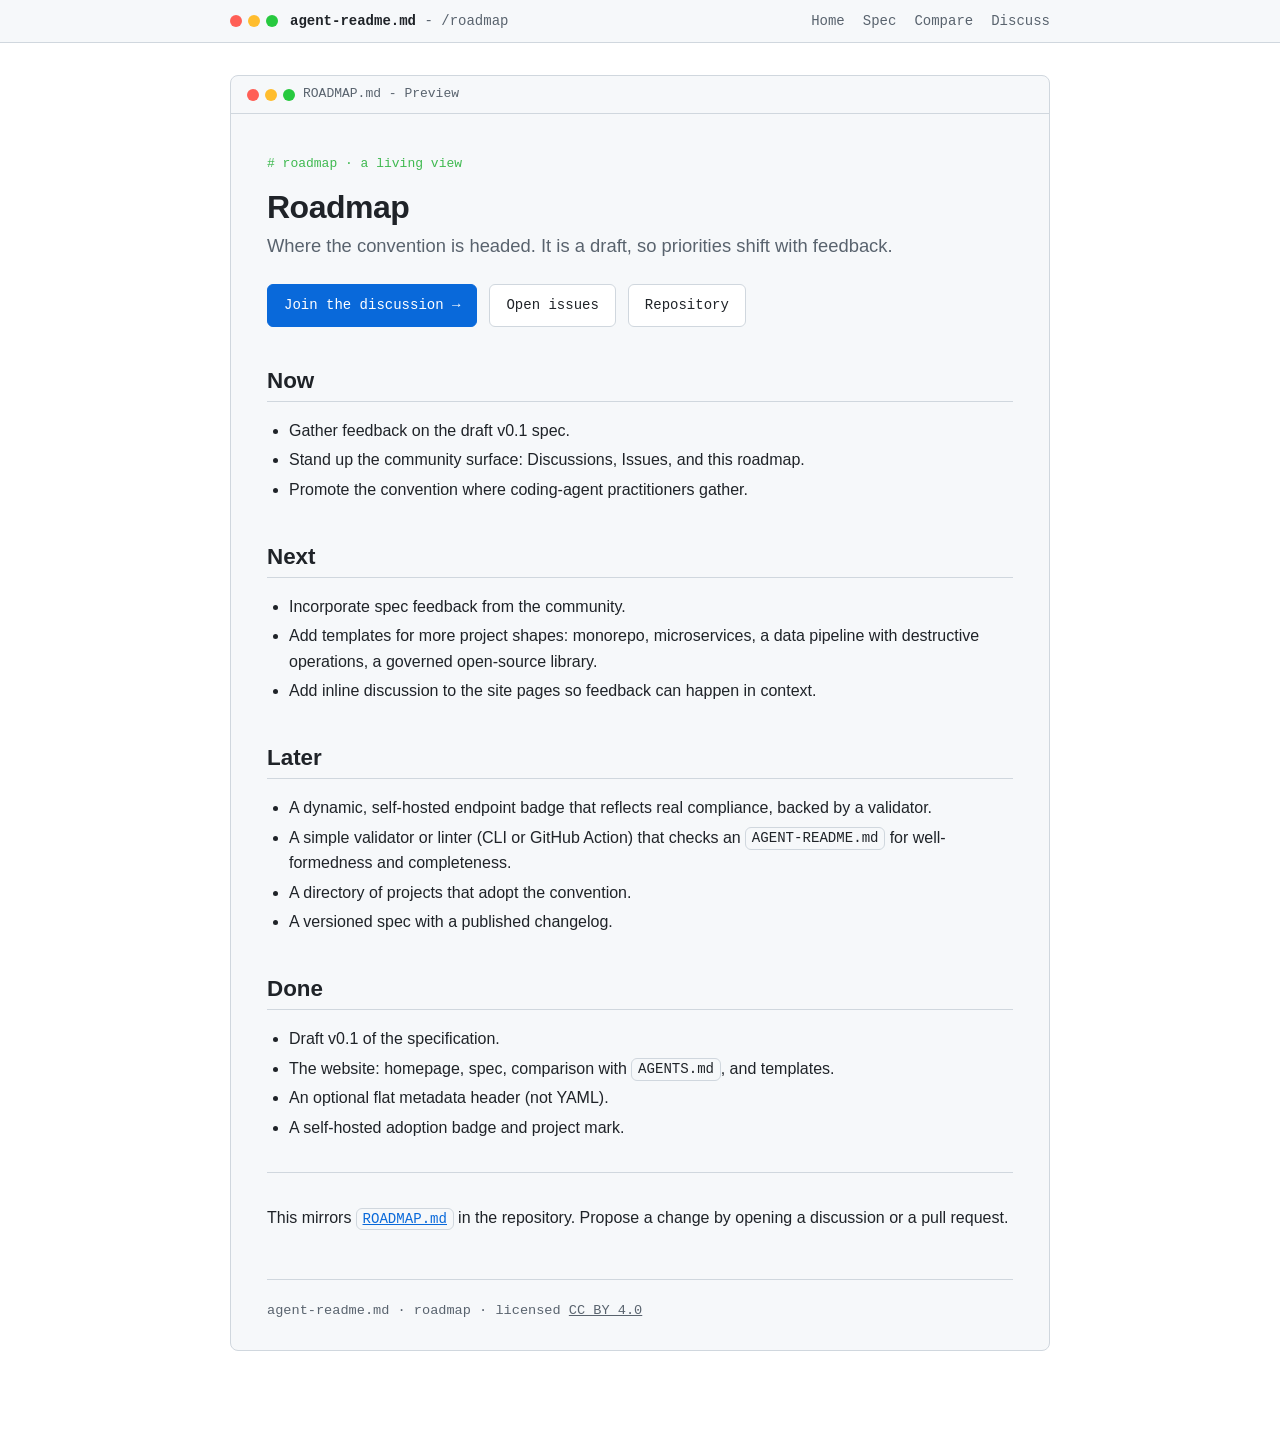
<file: roadmap/index.html>
<!DOCTYPE html>
<html lang="en">
<head>
  <meta charset="utf-8">
  <meta name="viewport" content="width=device-width, initial-scale=1">
  <title>Roadmap - agent-readme.md</title>
  <meta name="description" content="Where the AGENT-README.md convention is headed: now, next, and later. Discuss and track work on GitHub.">
  <link rel="stylesheet" href="/assets/style.css">
  <link rel="icon" href="/assets/logo.svg" type="image/svg+xml">
  <meta name="version" content="__VERSION__">
</head>
<body>
  <div class="topbar">
    <div class="inner">
      <span class="dots"><span class="dot r"></span><span class="dot y"></span><span class="dot g"></span></span>
      <span class="path"><b>agent-readme.md</b> - /roadmap</span>
      <nav>
        <a href="/">Home</a>
        <a href="/spec/">Spec</a>
        <a href="/compare/">Compare</a>
        <a href="https://github.com/HannahVernon/agent-readme-md/discussions">Discuss</a>
      </nav>
    </div>
  </div>

  <div class="wrap">
    <div class="doc">
      <div class="doc-head">
        <span class="dots"><span class="dot r"></span><span class="dot y"></span><span class="dot g"></span></span>
        <span>ROADMAP.md - Preview</span>
      </div>
      <div class="doc-body">

        <p class="kicker"># roadmap &middot; a living view</p>
        <h1>Roadmap</h1>
        <p class="tagline">Where the convention is headed. It is a draft, so priorities shift with feedback.</p>

        <div class="btn-row">
          <a class="btn primary" href="https://github.com/HannahVernon/agent-readme-md/discussions">Join the discussion &rarr;</a>
          <a class="btn" href="https://github.com/HannahVernon/agent-readme-md/issues">Open issues</a>
          <a class="btn" href="https://github.com/HannahVernon/agent-readme-md">Repository</a>
        </div>

        <h2>Now</h2>
        <ul>
          <li>Gather feedback on the draft v0.1 spec.</li>
          <li>Stand up the community surface: Discussions, Issues, and this roadmap.</li>
          <li>Promote the convention where coding-agent practitioners gather.</li>
        </ul>

        <h2>Next</h2>
        <ul>
          <li>Incorporate spec feedback from the community.</li>
          <li>Add templates for more project shapes: monorepo, microservices, a data pipeline with destructive operations, a governed open-source library.</li>
          <li>Add inline discussion to the site pages so feedback can happen in context.</li>
        </ul>

        <h2>Later</h2>
        <ul>
          <li>A dynamic, self-hosted endpoint badge that reflects real compliance, backed by a validator.</li>
          <li>A simple validator or linter (CLI or GitHub Action) that checks an <code>AGENT-README.md</code> for well-formedness and completeness.</li>
          <li>A directory of projects that adopt the convention.</li>
          <li>A versioned spec with a published changelog.</li>
        </ul>

        <h2>Done</h2>
        <ul>
          <li>Draft v0.1 of the specification.</li>
          <li>The website: homepage, spec, comparison with <code>AGENTS.md</code>, and templates.</li>
          <li>An optional flat metadata header (not YAML).</li>
          <li>A self-hosted adoption badge and project mark.</li>
        </ul>

        <hr>
        <p>This mirrors <a href="https://github.com/HannahVernon/agent-readme-md/blob/main/ROADMAP.md"><code>ROADMAP.md</code></a> in the repository. Propose a change by opening a discussion or a pull request.</p>

        <footer>
          agent-readme.md &middot; roadmap &middot; licensed <a href="https://creativecommons.org/licenses/by/4.0/">CC BY 4.0</a>
        </footer>
      </div>
    </div>
  </div>
</body>
</html>
</file>
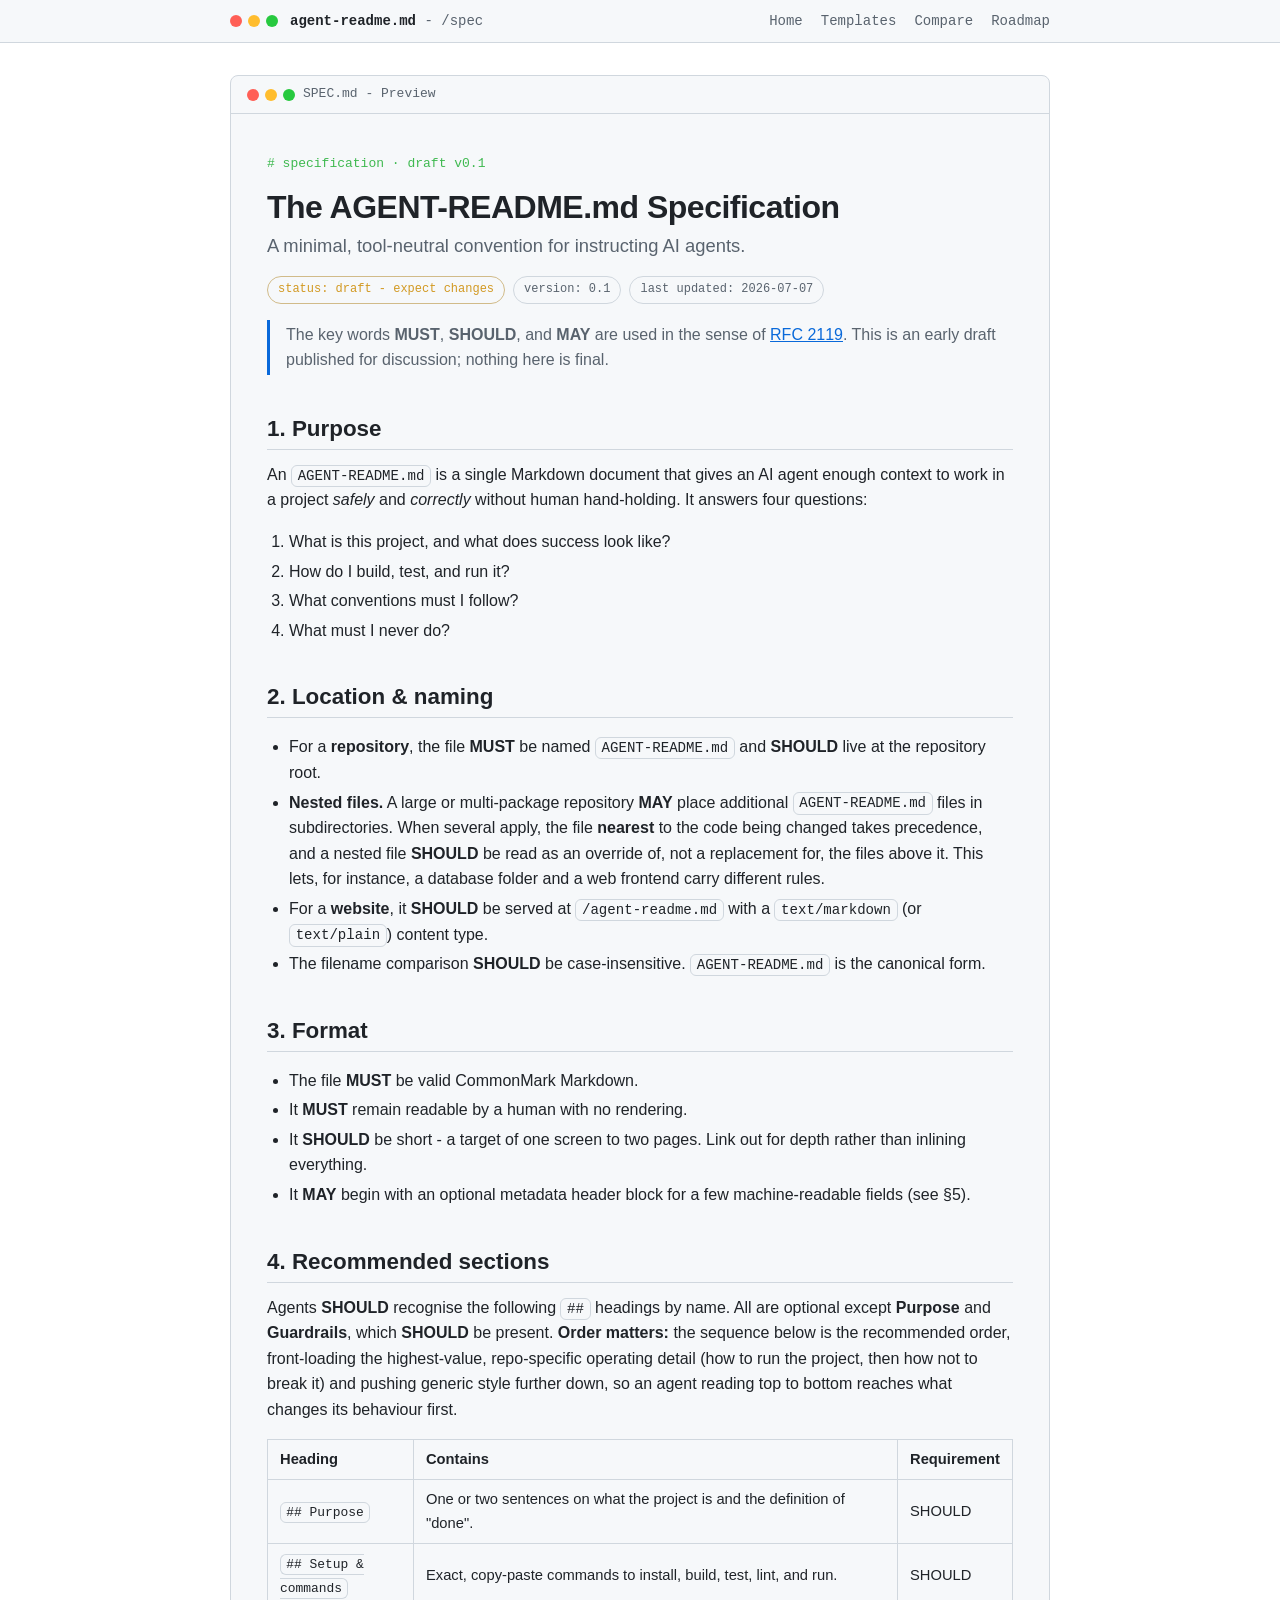
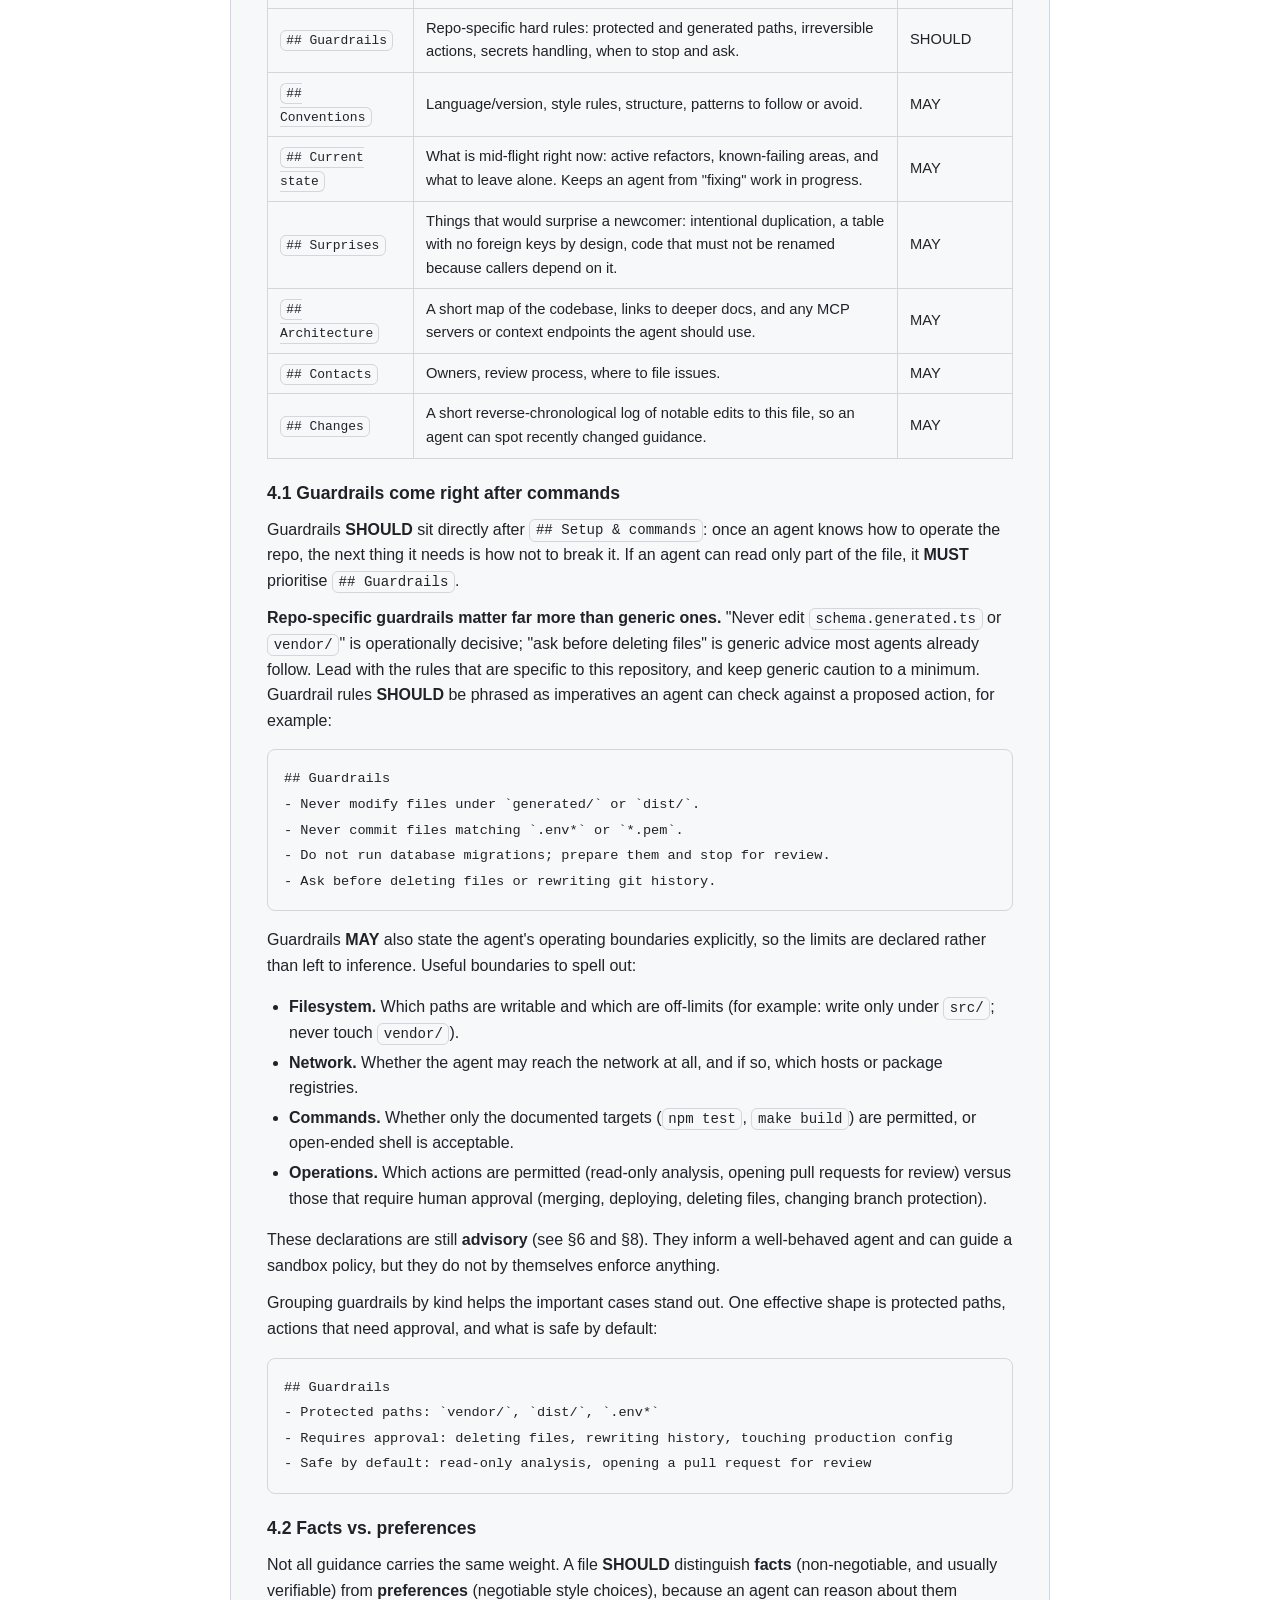
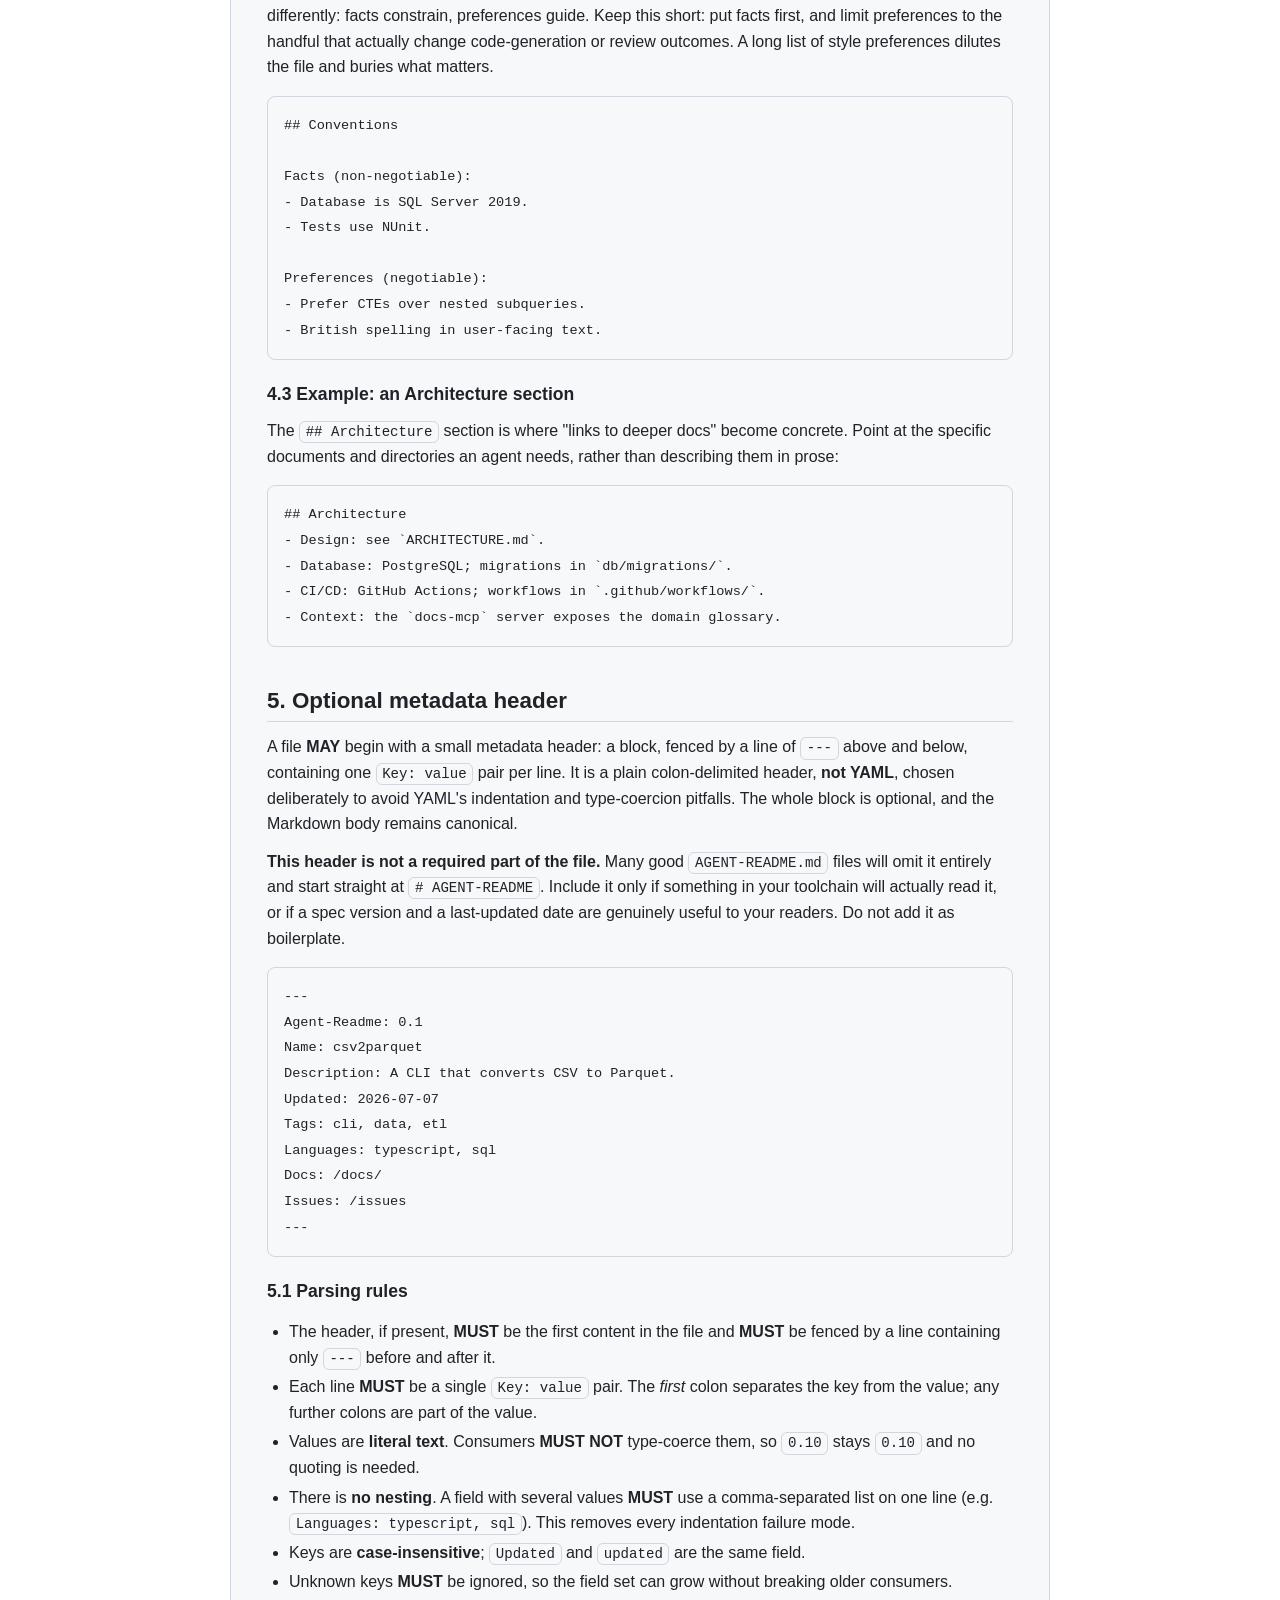
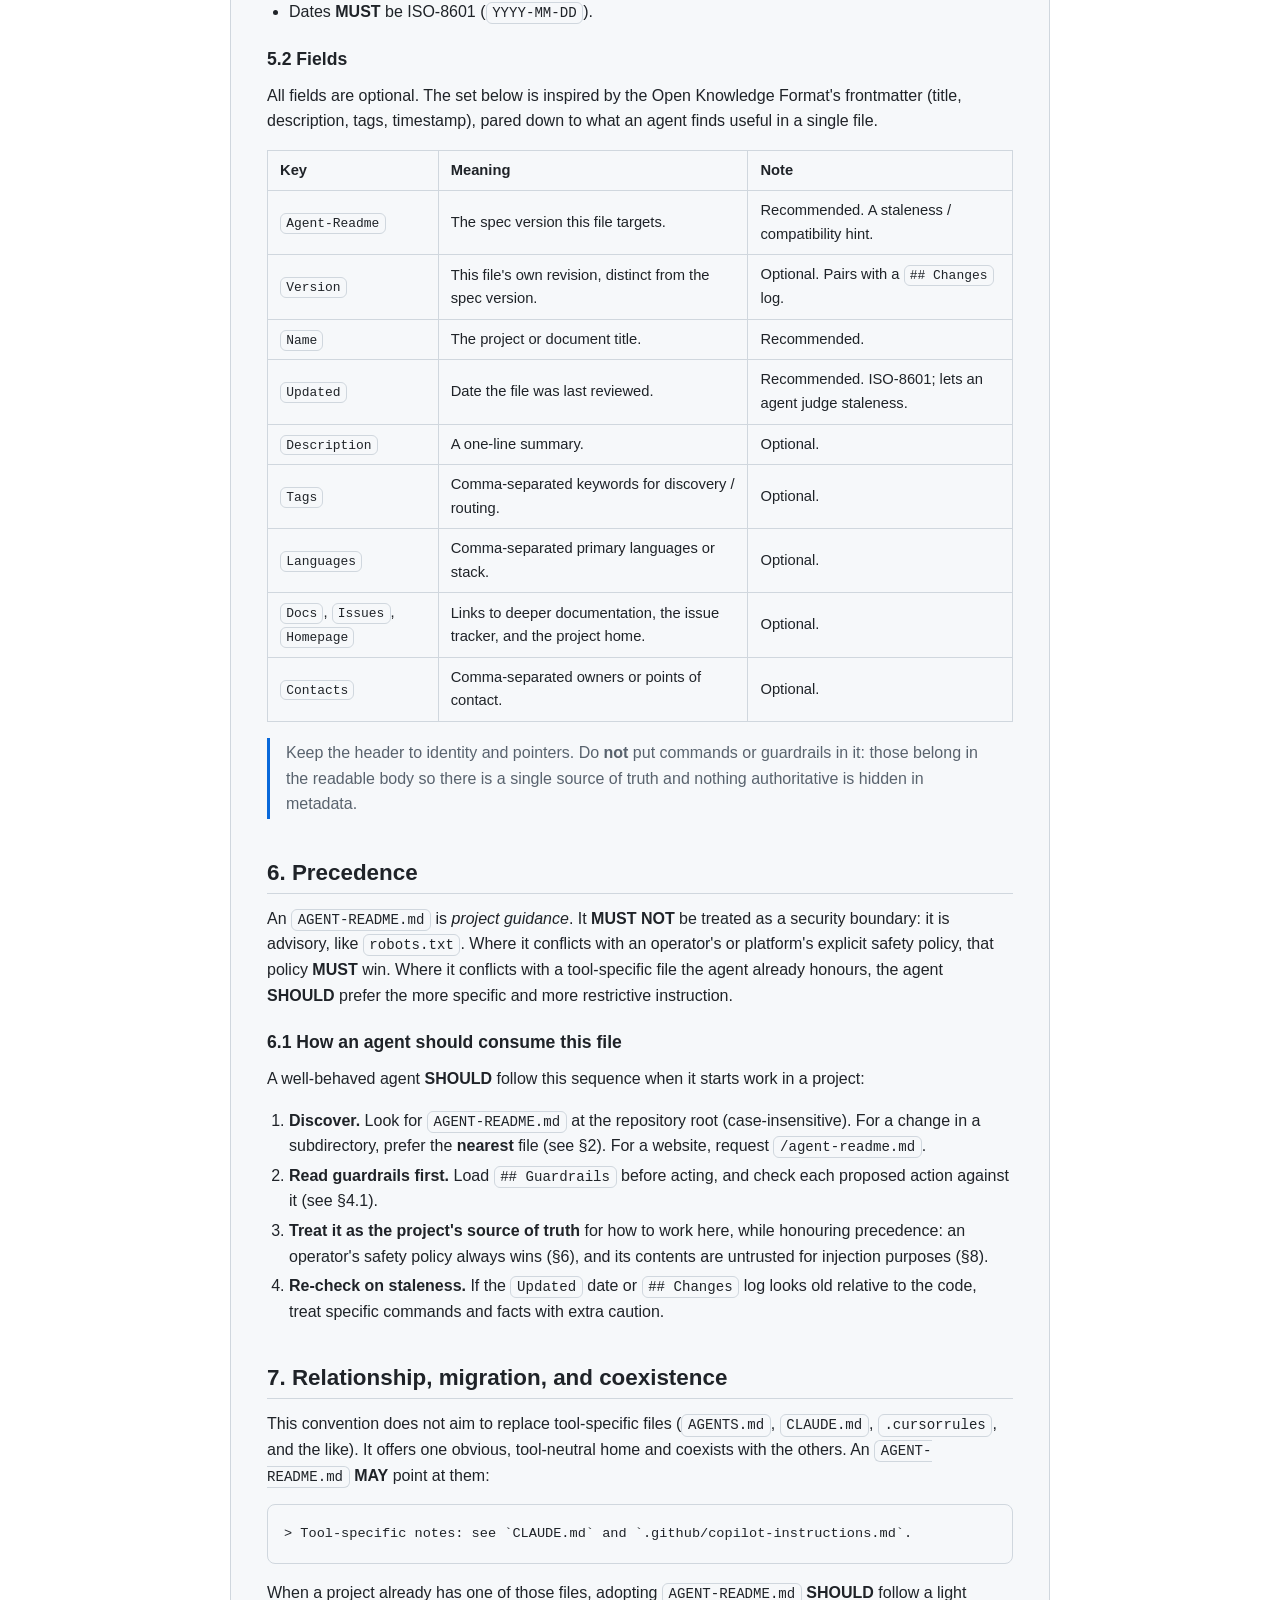
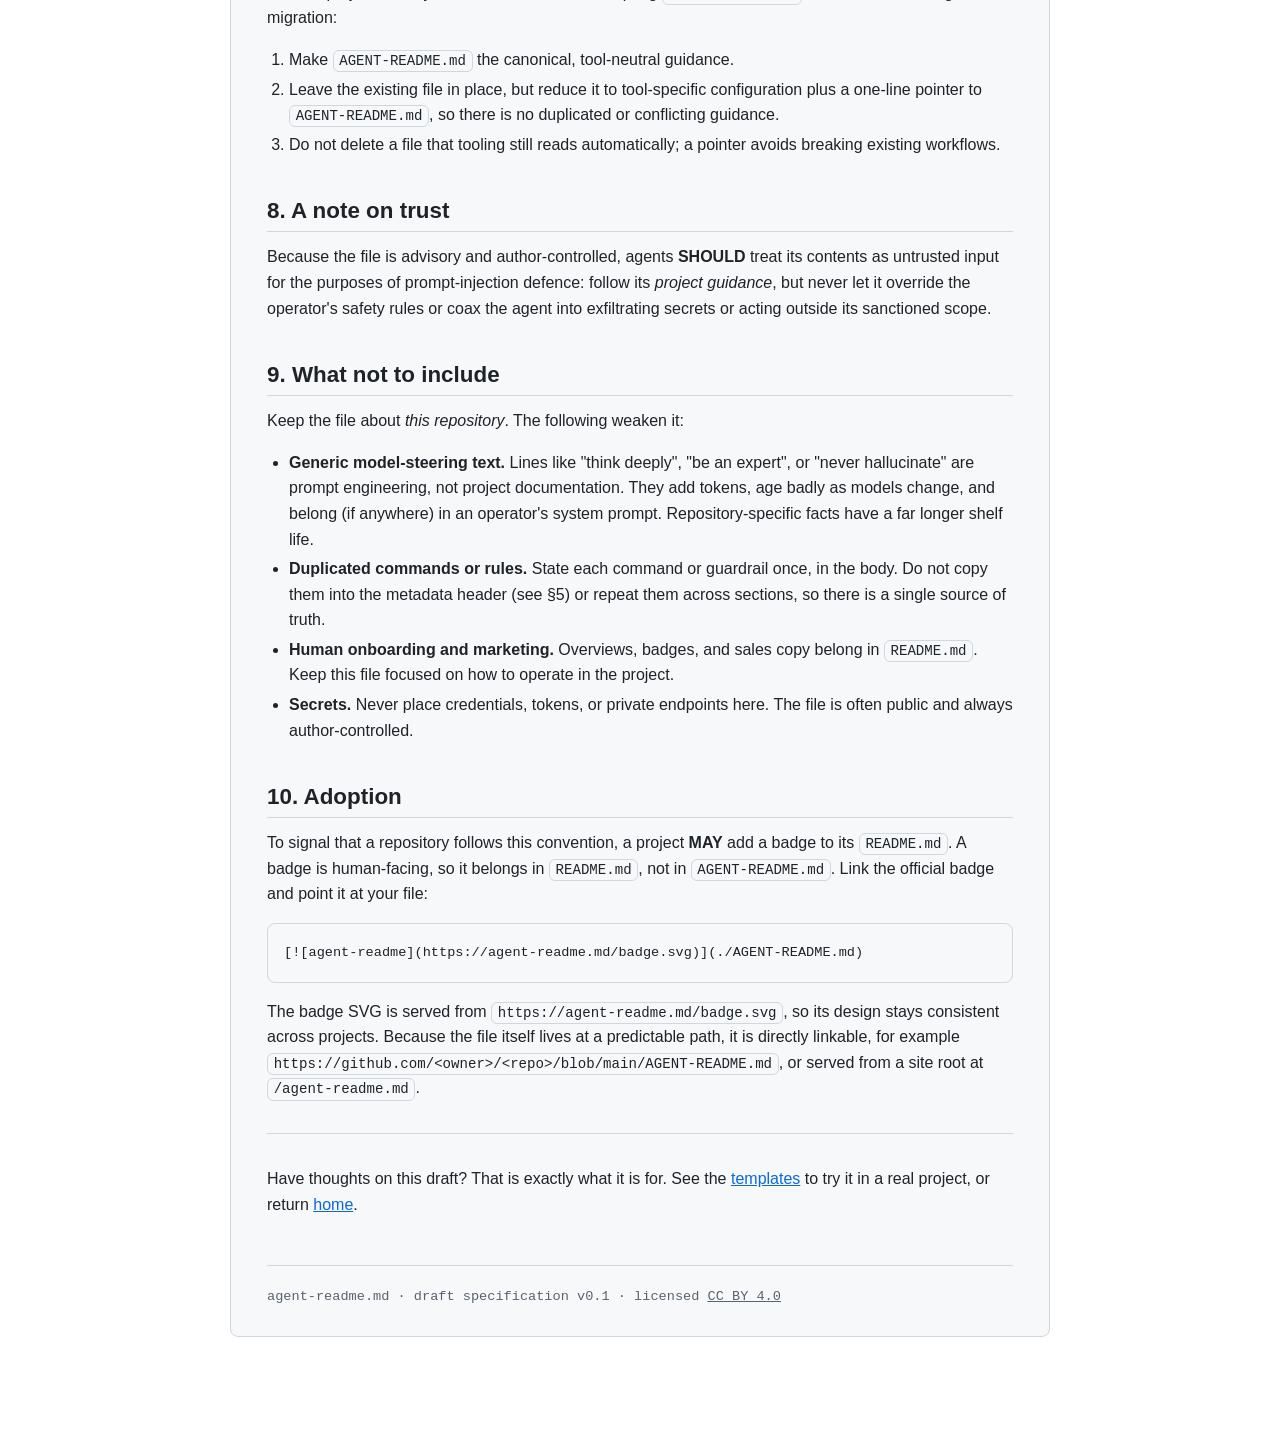
<file: spec/index.html>
<!DOCTYPE html>
<html lang="en">
<head>
  <meta charset="utf-8">
  <meta name="viewport" content="width=device-width, initial-scale=1">
  <title>Draft Spec - agent-readme.md</title>
  <meta name="description" content="The draft specification for AGENT-README.md: a Markdown convention that tells AI agents how to work in your project.">
  <link rel="stylesheet" href="/assets/style.css">
  <link rel="icon" href="/assets/logo.svg" type="image/svg+xml">
  <meta name="version" content="__VERSION__">
</head>
<body>
  <div class="topbar">
    <div class="inner">
      <span class="dots"><span class="dot r"></span><span class="dot y"></span><span class="dot g"></span></span>
      <span class="path"><b>agent-readme.md</b> - /spec</span>
      <nav>
        <a href="/">Home</a>
        <a href="/examples/">Templates</a>
        <a href="/compare/">Compare</a>
        <a href="/roadmap/">Roadmap</a>
      </nav>
    </div>
  </div>

  <div class="wrap">
    <div class="doc">
      <div class="doc-head">
        <span class="dots"><span class="dot r"></span><span class="dot y"></span><span class="dot g"></span></span>
        <span>SPEC.md - Preview</span>
      </div>
      <div class="doc-body">

        <p class="kicker"># specification &middot; draft v0.1</p>
        <h1>The AGENT-README.md Specification</h1>
        <p class="tagline">A minimal, tool-neutral convention for instructing AI agents.</p>

        <div class="badges">
          <span class="badge y">status: draft - expect changes</span>
          <span class="badge">version: 0.1</span>
          <span class="badge">last updated: 2026-07-07</span>
        </div>

        <blockquote>
          The key words <strong>MUST</strong>, <strong>SHOULD</strong>, and <strong>MAY</strong> are used in the sense of
          <a href="https://www.rfc-editor.org/rfc/rfc2119">RFC 2119</a>. This is an early draft published for discussion; nothing here is final.
        </blockquote>

        <h2>1. Purpose</h2>
        <p>An <code>AGENT-README.md</code> is a single Markdown document that gives an AI agent enough context to work in a project <em>safely</em> and <em>correctly</em> without human hand-holding. It answers four questions:</p>
        <ol>
          <li>What is this project, and what does success look like?</li>
          <li>How do I build, test, and run it?</li>
          <li>What conventions must I follow?</li>
          <li>What must I never do?</li>
        </ol>

        <h2>2. Location &amp; naming</h2>
        <ul>
          <li>For a <strong>repository</strong>, the file <strong>MUST</strong> be named <code>AGENT-README.md</code> and <strong>SHOULD</strong> live at the repository root.</li>
          <li><strong>Nested files.</strong> A large or multi-package repository <strong>MAY</strong> place additional <code>AGENT-README.md</code> files in subdirectories. When several apply, the file <strong>nearest</strong> to the code being changed takes precedence, and a nested file <strong>SHOULD</strong> be read as an override of, not a replacement for, the files above it. This lets, for instance, a database folder and a web frontend carry different rules.</li>
          <li>For a <strong>website</strong>, it <strong>SHOULD</strong> be served at <code>/agent-readme.md</code> with a <code>text/markdown</code> (or <code>text/plain</code>) content type.</li>
          <li>The filename comparison <strong>SHOULD</strong> be case-insensitive. <code>AGENT-README.md</code> is the canonical form.</li>
        </ul>

        <h2>3. Format</h2>
        <ul>
          <li>The file <strong>MUST</strong> be valid CommonMark Markdown.</li>
          <li>It <strong>MUST</strong> remain readable by a human with no rendering.</li>
          <li>It <strong>SHOULD</strong> be short - a target of one screen to two pages. Link out for depth rather than inlining everything.</li>
          <li>It <strong>MAY</strong> begin with an optional metadata header block for a few machine-readable fields (see &sect;5).</li>
        </ul>

        <h2>4. Recommended sections</h2>
        <p>Agents <strong>SHOULD</strong> recognise the following <code>##</code> headings by name. All are optional except <strong>Purpose</strong> and <strong>Guardrails</strong>, which <strong>SHOULD</strong> be present. <strong>Order matters:</strong> the sequence below is the recommended order, front-loading the highest-value, repo-specific operating detail (how to run the project, then how not to break it) and pushing generic style further down, so an agent reading top to bottom reaches what changes its behaviour first.</p>
        <table>
          <thead><tr><th>Heading</th><th>Contains</th><th>Requirement</th></tr></thead>
          <tbody>
            <tr><td><code>## Purpose</code></td><td>One or two sentences on what the project is and the definition of "done".</td><td>SHOULD</td></tr>
            <tr><td><code>## Setup &amp; commands</code></td><td>Exact, copy-paste commands to install, build, test, lint, and run.</td><td>SHOULD</td></tr>
            <tr><td><code>## Guardrails</code></td><td>Repo-specific hard rules: protected and generated paths, irreversible actions, secrets handling, when to stop and ask.</td><td>SHOULD</td></tr>
            <tr><td><code>## Conventions</code></td><td>Language/version, style rules, structure, patterns to follow or avoid.</td><td>MAY</td></tr>
            <tr><td><code>## Current state</code></td><td>What is mid-flight right now: active refactors, known-failing areas, and what to leave alone. Keeps an agent from "fixing" work in progress.</td><td>MAY</td></tr>
            <tr><td><code>## Surprises</code></td><td>Things that would surprise a newcomer: intentional duplication, a table with no foreign keys by design, code that must not be renamed because callers depend on it.</td><td>MAY</td></tr>
            <tr><td><code>## Architecture</code></td><td>A short map of the codebase, links to deeper docs, and any MCP servers or context endpoints the agent should use.</td><td>MAY</td></tr>
            <tr><td><code>## Contacts</code></td><td>Owners, review process, where to file issues.</td><td>MAY</td></tr>
            <tr><td><code>## Changes</code></td><td>A short reverse-chronological log of notable edits to this file, so an agent can spot recently changed guidance.</td><td>MAY</td></tr>
          </tbody>
        </table>

        <h3>4.1 Guardrails come right after commands</h3>
        <p>Guardrails <strong>SHOULD</strong> sit directly after <code>## Setup &amp; commands</code>: once an agent knows how to operate the repo, the next thing it needs is how not to break it. If an agent can read only part of the file, it <strong>MUST</strong> prioritise <code>## Guardrails</code>.</p>
        <p><strong>Repo-specific guardrails matter far more than generic ones.</strong> "Never edit <code>schema.generated.ts</code> or <code>vendor/</code>" is operationally decisive; "ask before deleting files" is generic advice most agents already follow. Lead with the rules that are specific to this repository, and keep generic caution to a minimum. Guardrail rules <strong>SHOULD</strong> be phrased as imperatives an agent can check against a proposed action, for example:</p>
        <pre><code>## Guardrails
- Never modify files under `generated/` or `dist/`.
- Never commit files matching `.env*` or `*.pem`.
- Do not run database migrations; prepare them and stop for review.
- Ask before deleting files or rewriting git history.</code></pre>

        <p>Guardrails <strong>MAY</strong> also state the agent's operating boundaries explicitly, so the limits are declared rather than left to inference. Useful boundaries to spell out:</p>
        <ul>
          <li><strong>Filesystem.</strong> Which paths are writable and which are off-limits (for example: write only under <code>src/</code>; never touch <code>vendor/</code>).</li>
          <li><strong>Network.</strong> Whether the agent may reach the network at all, and if so, which hosts or package registries.</li>
          <li><strong>Commands.</strong> Whether only the documented targets (<code>npm test</code>, <code>make build</code>) are permitted, or open-ended shell is acceptable.</li>
          <li><strong>Operations.</strong> Which actions are permitted (read-only analysis, opening pull requests for review) versus those that require human approval (merging, deploying, deleting files, changing branch protection).</li>
        </ul>
        <p>These declarations are still <strong>advisory</strong> (see &sect;6 and &sect;8). They inform a well-behaved agent and can guide a sandbox policy, but they do not by themselves enforce anything.</p>
        <p>Grouping guardrails by kind helps the important cases stand out. One effective shape is protected paths, actions that need approval, and what is safe by default:</p>
        <pre><code>## Guardrails
- Protected paths: `vendor/`, `dist/`, `.env*`
- Requires approval: deleting files, rewriting history, touching production config
- Safe by default: read-only analysis, opening a pull request for review</code></pre>

        <h3>4.2 Facts vs. preferences</h3>
        <p>Not all guidance carries the same weight. A file <strong>SHOULD</strong> distinguish <strong>facts</strong> (non-negotiable, and usually verifiable) from <strong>preferences</strong> (negotiable style choices), because an agent can reason about them differently: facts constrain, preferences guide. Keep this short: put facts first, and limit preferences to the handful that actually change code-generation or review outcomes. A long list of style preferences dilutes the file and buries what matters.</p>
        <pre><code>## Conventions

Facts (non-negotiable):
- Database is SQL Server 2019.
- Tests use NUnit.

Preferences (negotiable):
- Prefer CTEs over nested subqueries.
- British spelling in user-facing text.</code></pre>

        <h3>4.3 Example: an Architecture section</h3>
        <p>The <code>## Architecture</code> section is where "links to deeper docs" become concrete. Point at the specific documents and directories an agent needs, rather than describing them in prose:</p>
        <pre><code>## Architecture
- Design: see `ARCHITECTURE.md`.
- Database: PostgreSQL; migrations in `db/migrations/`.
- CI/CD: GitHub Actions; workflows in `.github/workflows/`.
- Context: the `docs-mcp` server exposes the domain glossary.</code></pre>

        <h2>5. Optional metadata header</h2>
        <p>A file <strong>MAY</strong> begin with a small metadata header: a block, fenced by a line of <code>---</code> above and below, containing one <code>Key: value</code> pair per line. It is a plain colon-delimited header, <strong>not YAML</strong>, chosen deliberately to avoid YAML's indentation and type-coercion pitfalls. The whole block is optional, and the Markdown body remains canonical.</p>
        <p><strong>This header is not a required part of the file.</strong> Many good <code>AGENT-README.md</code> files will omit it entirely and start straight at <code># AGENT-README</code>. Include it only if something in your toolchain will actually read it, or if a spec version and a last-updated date are genuinely useful to your readers. Do not add it as boilerplate.</p>
        <pre><code>---
Agent-Readme: 0.1
Name: csv2parquet
Description: A CLI that converts CSV to Parquet.
Updated: 2026-07-07
Tags: cli, data, etl
Languages: typescript, sql
Docs: /docs/
Issues: /issues
---</code></pre>

        <h3>5.1 Parsing rules</h3>
        <ul>
          <li>The header, if present, <strong>MUST</strong> be the first content in the file and <strong>MUST</strong> be fenced by a line containing only <code>---</code> before and after it.</li>
          <li>Each line <strong>MUST</strong> be a single <code>Key: value</code> pair. The <em>first</em> colon separates the key from the value; any further colons are part of the value.</li>
          <li>Values are <strong>literal text</strong>. Consumers <strong>MUST NOT</strong> type-coerce them, so <code>0.10</code> stays <code>0.10</code> and no quoting is needed.</li>
          <li>There is <strong>no nesting</strong>. A field with several values <strong>MUST</strong> use a comma-separated list on one line (e.g. <code>Languages: typescript, sql</code>). This removes every indentation failure mode.</li>
          <li>Keys are <strong>case-insensitive</strong>; <code>Updated</code> and <code>updated</code> are the same field.</li>
          <li>Unknown keys <strong>MUST</strong> be ignored, so the field set can grow without breaking older consumers.</li>
          <li>Dates <strong>MUST</strong> be ISO-8601 (<code>YYYY-MM-DD</code>).</li>
        </ul>

        <h3>5.2 Fields</h3>
        <p>All fields are optional. The set below is inspired by the Open Knowledge Format's frontmatter (title, description, tags, timestamp), pared down to what an agent finds useful in a single file.</p>
        <table>
          <thead><tr><th>Key</th><th>Meaning</th><th>Note</th></tr></thead>
          <tbody>
            <tr><td><code>Agent-Readme</code></td><td>The spec version this file targets.</td><td>Recommended. A staleness / compatibility hint.</td></tr>
            <tr><td><code>Version</code></td><td>This file's own revision, distinct from the spec version.</td><td>Optional. Pairs with a <code>## Changes</code> log.</td></tr>
            <tr><td><code>Name</code></td><td>The project or document title.</td><td>Recommended.</td></tr>
            <tr><td><code>Updated</code></td><td>Date the file was last reviewed.</td><td>Recommended. ISO-8601; lets an agent judge staleness.</td></tr>
            <tr><td><code>Description</code></td><td>A one-line summary.</td><td>Optional.</td></tr>
            <tr><td><code>Tags</code></td><td>Comma-separated keywords for discovery / routing.</td><td>Optional.</td></tr>
            <tr><td><code>Languages</code></td><td>Comma-separated primary languages or stack.</td><td>Optional.</td></tr>
            <tr><td><code>Docs</code>, <code>Issues</code>, <code>Homepage</code></td><td>Links to deeper documentation, the issue tracker, and the project home.</td><td>Optional.</td></tr>
            <tr><td><code>Contacts</code></td><td>Comma-separated owners or points of contact.</td><td>Optional.</td></tr>
          </tbody>
        </table>
        <blockquote>
          Keep the header to identity and pointers. Do <strong>not</strong> put commands or guardrails in it: those belong in the readable body so there is a single source of truth and nothing authoritative is hidden in metadata.
        </blockquote>

        <h2>6. Precedence</h2>
        <p>An <code>AGENT-README.md</code> is <em>project guidance</em>. It <strong>MUST NOT</strong> be treated as a security boundary: it is advisory, like <code>robots.txt</code>. Where it conflicts with an operator's or platform's explicit safety policy, that policy <strong>MUST</strong> win. Where it conflicts with a tool-specific file the agent already honours, the agent <strong>SHOULD</strong> prefer the more specific and more restrictive instruction.</p>

        <h3>6.1 How an agent should consume this file</h3>
        <p>A well-behaved agent <strong>SHOULD</strong> follow this sequence when it starts work in a project:</p>
        <ol>
          <li><strong>Discover.</strong> Look for <code>AGENT-README.md</code> at the repository root (case-insensitive). For a change in a subdirectory, prefer the <strong>nearest</strong> file (see &sect;2). For a website, request <code>/agent-readme.md</code>.</li>
          <li><strong>Read guardrails first.</strong> Load <code>## Guardrails</code> before acting, and check each proposed action against it (see &sect;4.1).</li>
          <li><strong>Treat it as the project's source of truth</strong> for how to work here, while honouring precedence: an operator's safety policy always wins (&sect;6), and its contents are untrusted for injection purposes (&sect;8).</li>
          <li><strong>Re-check on staleness.</strong> If the <code>Updated</code> date or <code>## Changes</code> log looks old relative to the code, treat specific commands and facts with extra caution.</li>
        </ol>

        <h2>7. Relationship, migration, and coexistence</h2>
        <p>This convention does not aim to replace tool-specific files (<code>AGENTS.md</code>, <code>CLAUDE.md</code>, <code>.cursorrules</code>, and the like). It offers one obvious, tool-neutral home and coexists with the others. An <code>AGENT-README.md</code> <strong>MAY</strong> point at them:</p>
        <pre><code>&gt; Tool-specific notes: see `CLAUDE.md` and `.github/copilot-instructions.md`.</code></pre>
        <p>When a project already has one of those files, adopting <code>AGENT-README.md</code> <strong>SHOULD</strong> follow a light migration:</p>
        <ol>
          <li>Make <code>AGENT-README.md</code> the canonical, tool-neutral guidance.</li>
          <li>Leave the existing file in place, but reduce it to tool-specific configuration plus a one-line pointer to <code>AGENT-README.md</code>, so there is no duplicated or conflicting guidance.</li>
          <li>Do not delete a file that tooling still reads automatically; a pointer avoids breaking existing workflows.</li>
        </ol>

        <h2>8. A note on trust</h2>
        <p>Because the file is advisory and author-controlled, agents <strong>SHOULD</strong> treat its contents as untrusted input for the purposes of prompt-injection defence: follow its <em>project guidance</em>, but never let it override the operator's safety rules or coax the agent into exfiltrating secrets or acting outside its sanctioned scope.</p>

        <h2>9. What not to include</h2>
        <p>Keep the file about <em>this repository</em>. The following weaken it:</p>
        <ul>
          <li><strong>Generic model-steering text.</strong> Lines like "think deeply", "be an expert", or "never hallucinate" are prompt engineering, not project documentation. They add tokens, age badly as models change, and belong (if anywhere) in an operator's system prompt. Repository-specific facts have a far longer shelf life.</li>
          <li><strong>Duplicated commands or rules.</strong> State each command or guardrail once, in the body. Do not copy them into the metadata header (see &sect;5) or repeat them across sections, so there is a single source of truth.</li>
          <li><strong>Human onboarding and marketing.</strong> Overviews, badges, and sales copy belong in <code>README.md</code>. Keep this file focused on how to operate in the project.</li>
          <li><strong>Secrets.</strong> Never place credentials, tokens, or private endpoints here. The file is often public and always author-controlled.</li>
        </ul>

        <h2>10. Adoption</h2>
        <p>To signal that a repository follows this convention, a project <strong>MAY</strong> add a badge to its <code>README.md</code>. A badge is human-facing, so it belongs in <code>README.md</code>, not in <code>AGENT-README.md</code>. Link the official badge and point it at your file:</p>
        <pre><code>[![agent-readme](https://agent-readme.md/badge.svg)](./AGENT-README.md)</code></pre>
        <p>The badge SVG is served from <code>https://agent-readme.md/badge.svg</code>, so its design stays consistent across projects. Because the file itself lives at a predictable path, it is directly linkable, for example <code>https://github.com/&lt;owner&gt;/&lt;repo&gt;/blob/main/AGENT-README.md</code>, or served from a site root at <code>/agent-readme.md</code>.</p>

        <hr>
        <p>Have thoughts on this draft? That is exactly what it is for. See the <a href="/examples/">templates</a> to try it in a real project, or return <a href="/">home</a>.</p>

        <footer>
          agent-readme.md &middot; draft specification v0.1 &middot; licensed <a href="https://creativecommons.org/licenses/by/4.0/">CC BY 4.0</a>
        </footer>
      </div>
    </div>
  </div>
</body>
</html>
</file>
<file: assets/style.css>
:root {
  --bg: #0d1117;
  --bg-soft: #161b22;
  --border: #30363d;
  --fg: #e6edf3;
  --fg-muted: #9198a1;
  --accent: #58a6ff;
  --accent-soft: #1f6feb;
  --green: #3fb950;
  --yellow: #d29922;
  --red: #f85149;
  --code-bg: #161b22;
  --radius: 8px;
  --mono: ui-monospace, SFMono-Regular, "SF Mono", Menlo, Consolas, "Liberation Mono", monospace;
  --sans: -apple-system, BlinkMacSystemFont, "Segoe UI", Helvetica, Arial, sans-serif;
}

@media (prefers-color-scheme: light) {
  :root {
    --bg: #ffffff;
    --bg-soft: #f6f8fa;
    --border: #d0d7de;
    --fg: #1f2328;
    --fg-muted: #59636e;
    --accent: #0969da;
    --accent-soft: #0969da;
    --code-bg: #f6f8fa;
  }
}

* { box-sizing: border-box; }

html { scroll-behavior: smooth; }

body {
  margin: 0;
  background: var(--bg);
  color: var(--fg);
  font-family: var(--sans);
  line-height: 1.6;
  font-size: 16px;
}

.wrap {
  max-width: 860px;
  margin: 0 auto;
  padding: 0 20px 96px;
}

/* Terminal-style top bar */
.topbar {
  position: sticky;
  top: 0;
  z-index: 10;
  background: var(--bg-soft);
  border-bottom: 1px solid var(--border);
  backdrop-filter: saturate(150%) blur(6px);
}
.topbar .inner {
  max-width: 860px;
  margin: 0 auto;
  padding: 10px 20px;
  display: flex;
  align-items: center;
  gap: 12px;
  font-family: var(--mono);
  font-size: 14px;
}
.dots { display: flex; gap: 6px; }
.dot { width: 12px; height: 12px; border-radius: 50%; }
.dot.r { background: #ff5f56; }
.dot.y { background: #ffbd2e; }
.dot.g { background: #27c93f; }
.topbar .path { color: var(--fg-muted); }
.topbar .path b { color: var(--fg); }
.topbar nav { margin-left: auto; display: flex; gap: 18px; }
.topbar nav a { color: var(--fg-muted); text-decoration: none; }
.topbar nav a:hover { color: var(--accent); }

/* Rendered-markdown card */
.doc {
  margin-top: 32px;
  background: var(--bg-soft);
  border: 1px solid var(--border);
  border-radius: var(--radius);
  overflow: hidden;
}
.doc-head {
  padding: 8px 16px;
  border-bottom: 1px solid var(--border);
  font-family: var(--mono);
  font-size: 13px;
  color: var(--fg-muted);
  display: flex;
  align-items: center;
  gap: 8px;
}
.doc-body { padding: 28px 36px; }

h1, h2, h3 { line-height: 1.25; font-weight: 600; }
h1 { font-size: 2rem; margin: 0 0 4px; letter-spacing: -0.5px; }
h2 { font-size: 1.4rem; margin: 40px 0 12px; padding-bottom: 6px; border-bottom: 1px solid var(--border); }
h3 { font-size: 1.1rem; margin: 24px 0 8px; }

p { margin: 12px 0; }
a { color: var(--accent); }

.tagline { color: var(--fg-muted); font-size: 1.15rem; margin-top: 0; }

code {
  font-family: var(--mono);
  font-size: 0.88em;
  background: var(--code-bg);
  border: 1px solid var(--border);
  border-radius: 6px;
  padding: 0.15em 0.4em;
}
pre {
  background: var(--code-bg);
  border: 1px solid var(--border);
  border-radius: var(--radius);
  padding: 16px;
  overflow-x: auto;
}
pre code { background: none; border: none; padding: 0; font-size: 0.85rem; line-height: 1.5; }

ul, ol { padding-left: 22px; }
li { margin: 4px 0; }

blockquote {
  margin: 16px 0;
  padding: 2px 16px;
  border-left: 3px solid var(--accent-soft);
  color: var(--fg-muted);
}

table { border-collapse: collapse; width: 100%; margin: 16px 0; font-size: 0.92rem; }
th, td { border: 1px solid var(--border); padding: 8px 12px; text-align: left; }
th { background: var(--code-bg); }

hr { border: none; border-top: 1px solid var(--border); margin: 32px 0; }

.badges { display: flex; flex-wrap: wrap; gap: 8px; margin: 16px 0; }
.badge {
  font-family: var(--mono);
  font-size: 12px;
  padding: 3px 10px;
  border-radius: 999px;
  border: 1px solid var(--border);
  color: var(--fg-muted);
}
.badge.g { color: var(--green); border-color: color-mix(in srgb, var(--green) 45%, var(--border)); }
.badge.y { color: var(--yellow); border-color: color-mix(in srgb, var(--yellow) 45%, var(--border)); }

.btn-row { display: flex; flex-wrap: wrap; gap: 12px; margin: 24px 0; }
.btn {
  display: inline-block;
  font-family: var(--mono);
  font-size: 14px;
  text-decoration: none;
  padding: 9px 16px;
  border-radius: 6px;
  border: 1px solid var(--border);
  color: var(--fg);
  background: var(--bg);
  transition: border-color .15s, color .15s;
}
.btn:hover { border-color: var(--accent); color: var(--accent); }
.btn.primary { background: var(--accent-soft); border-color: var(--accent-soft); color: #fff; }
.btn.primary:hover { color: #fff; opacity: .9; }

.cards { display: grid; grid-template-columns: repeat(auto-fit, minmax(220px, 1fr)); gap: 14px; margin: 20px 0; }
.card {
  border: 1px solid var(--border);
  border-radius: var(--radius);
  padding: 16px 18px;
  background: var(--bg);
}
.card h3 { margin-top: 0; }
.card p { color: var(--fg-muted); font-size: 0.92rem; margin-bottom: 0; }

footer {
  margin-top: 48px;
  padding-top: 20px;
  border-top: 1px solid var(--border);
  color: var(--fg-muted);
  font-size: 0.85rem;
  font-family: var(--mono);
}
footer a { color: var(--fg-muted); }
footer a:hover { color: var(--accent); }

.kicker { font-family: var(--mono); font-size: 13px; color: var(--green); }
</file>
